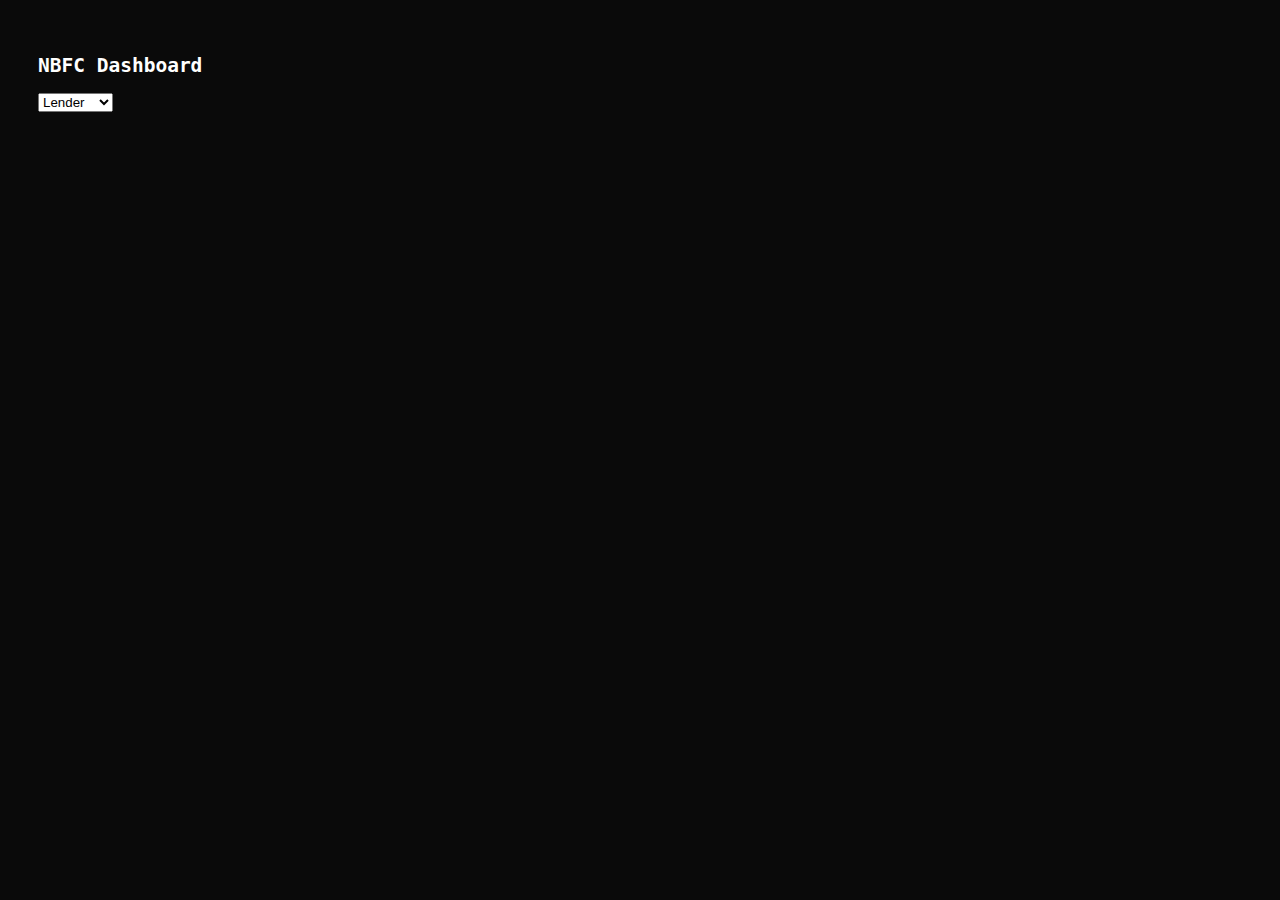
<file: frontend/index.html>
<!DOCTYPE html>
<html>
<head>

<title>NBFC Dashboard</title>

<style>

body{

background:#0a0a0a;
color:white;
font-family:monospace;
padding:30px;

}

button{

padding:8px;
margin:10px 0;
cursor:pointer;

}

table{

width:100%;
border-collapse:collapse;

}

td,th{

border:1px solid #333;
padding:8px;

}

.card{

border:1px solid #333;
padding:15px;
margin-bottom:20px;

}

</style>

</head>

<body>

<h2>NBFC Dashboard</h2>

<select onchange="switchView(this.value)">

<option value="lender">Lender</option>

<option value="agent">Agent</option>

<option value="manager">Manager</option>

<option value="hr">HR</option>

</select>


<div id="content"></div>



<script>

const API="http://localhost:8000/dashboard"

function switchView(v){

if(v==="lender") fetchLender()

if(v==="agent") fetchAgent()

if(v==="manager") fetchManager()

if(v==="hr") fetchHR()

}



async function api(url){

const r=await fetch(url)

if(!r.ok) throw new Error("API Error")

return r.json()

}



function kpi(label,value){

return `<div class=card>

<b>${label}</b><br>

${value}

</div>`

}



async function fetchLender(){

const d=await api(

`${API}/lender/portfolio-summary?lender_id=unknown`

)


let buckets=""

for(let k in d.bucket_breakdown){

buckets+=`<tr>

<td>${k}</td>

<td>${d.bucket_breakdown[k]}</td>

</tr>`

}



document.getElementById("content").innerHTML=`

<h3>Lender</h3>


${kpi("Total Disbursed",d.total_disbursed)}

${kpi("NPA Ratio",d.npa_ratio)}

${kpi("Collection Efficiency",d.collection_efficiency)}



<table>

<tr>

<th>Bucket</th>

<th>Amount</th>

</tr>

${buckets}

</table>

`

}





async function fetchAgent(){

const d=await api(

`${API}/agent/assigned-loans?agent_id=AGT_501`

)



let rows=""



for(let l of d.loans){

rows+=`

<tr>

<td>${l.loan_id}</td>

<td>${l.borrower_name}</td>

<td>${l.dpd_days}</td>

<td>${l.overdue_amount}</td>

<td>${l.loan_aging_bucket}</td>

<td>${l.last_call_status}</td>

</tr>

`

}



document.getElementById("content").innerHTML=`

<h3>Agent Assigned Loans</h3>


${kpi("Total Loans",d.total)}

${kpi("Followups Due",d.followups_due)}



<table>

<tr>

<th>Loan</th>

<th>Borrower</th>

<th>DPD</th>

<th>Overdue</th>

<th>Bucket</th>

<th>Status</th>

</tr>

${rows}

</table>

`

}




async function fetchManager(){

const d=await api(

`${API}/manager/branch-summary?branch_id=unknown`

)



let agents=""


for(let a of d.top_agents){

agents+=`

<tr>

<td>${a.agent_id}</td>

<td>${a.calls_made}</td>

<td>${a.calls_successful}</td>

<td>${a.avg_duration_sec}</td>

</tr>

`

}



document.getElementById("content").innerHTML=`

<h3>Manager Summary</h3>



${kpi("Agents Active",d.agents_active_today)}

${kpi("Calls Made",d.calls_made)}

${kpi("Successful",d.calls_successful)}

${kpi("Collection Today",d.collection_today)}

${kpi("Followups",d.followups_pending)}



<table>

<tr>

<th>Agent</th>

<th>Calls</th>

<th>Successful</th>

<th>Avg Duration</th>

</tr>

${agents}

</table>

`

}




async function fetchHR(){

const d=await api(

`${API}/hr/performance`

)



let agents=""



for(let a of d.agents){

agents+=`

<tr>

<td>${a.agent_id}</td>

<td>${a.report_date}</td>

<td>${a.total_calls}</td>

<td>${a.success_rate}</td>

<td>${a.amount_collected}</td>

</tr>

`

}



document.getElementById("content").innerHTML=`

<h3>HR Performance</h3>



${kpi("Total Agents",d.total_agents)}

${kpi("Total Calls",d.total_calls)}

${kpi("Avg Success",d.avg_success_rate)}

${kpi("Collections",d.total_collections)}



<table>

<tr>

<th>Agent</th>

<th>Date</th>

<th>Calls</th>

<th>Success %</th>

<th>Collection</th>

</tr>

${agents}

</table>

`

}



fetchLender()

</script>

</body>

</html>
</file>
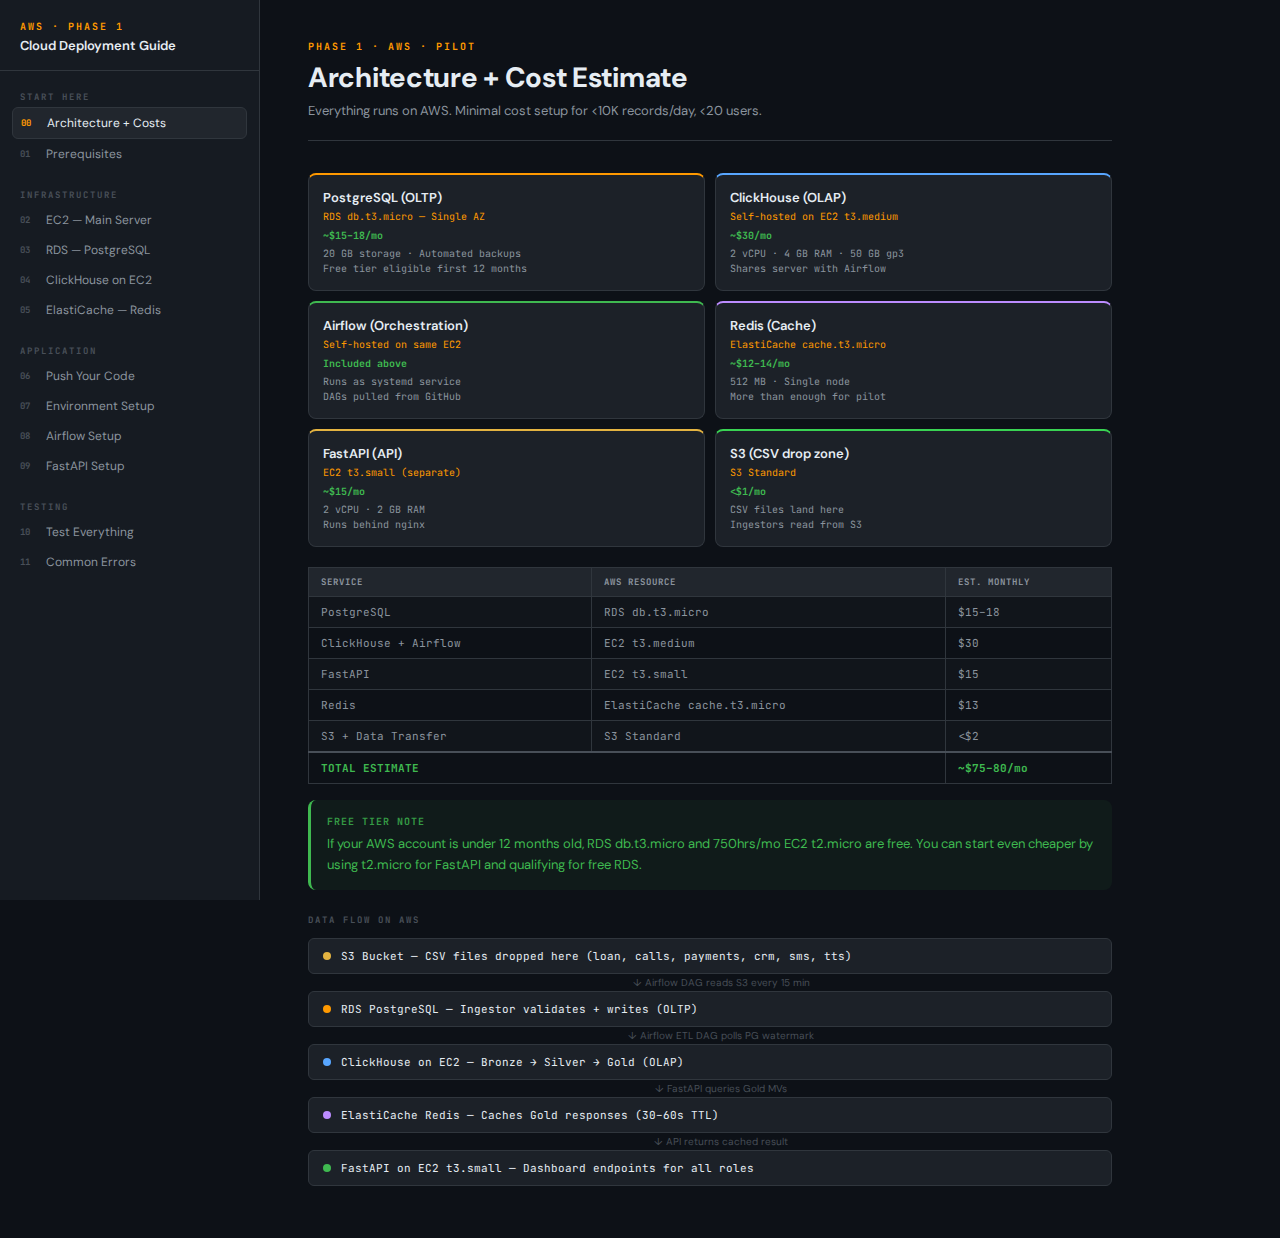
<file: aws_deployment_guide.html>
<!DOCTYPE html>
<html lang="en">
<head>
<meta charset="UTF-8">
<meta name="viewport" content="width=device-width, initial-scale=1.0">
<title>Phase 1 — AWS Cloud Deployment Guide</title>
<style>
@import url('https://fonts.googleapis.com/css2?family=JetBrains+Mono:wght@300;400;500;700&family=DM+Sans:wght@300;400;500;600;700&display=swap');

:root {
  --bg: #0d1117;
  --surface: #161b22;
  --surface2: #1c2128;
  --surface3: #21262d;
  --border: #30363d;
  --border2: #484f58;
  --text: #e6edf3;
  --text2: #8b949e;
  --text3: #484f58;
  --aws: #ff9900;
  --green: #3fb950;
  --blue: #58a6ff;
  --red: #f85149;
  --purple: #bc8cff;
  --yellow: #e3b341;
  --cyan: #39d353;
}

* { margin:0; padding:0; box-sizing:border-box; }

body {
  background: var(--bg);
  color: var(--text);
  font-family: 'DM Sans', sans-serif;
  display: flex;
  min-height: 100vh;
}

/* ── Sidebar ── */
.sidebar {
  width: 260px;
  background: var(--surface);
  border-right: 1px solid var(--border);
  position: fixed;
  top: 0; left: 0; bottom: 0;
  overflow-y: auto;
  z-index: 100;
  padding-bottom: 40px;
}

.sb-header {
  padding: 20px 20px 16px;
  border-bottom: 1px solid var(--border);
  position: sticky;
  top: 0;
  background: var(--surface);
  z-index: 1;
}

.sb-header h2 {
  font-family: 'JetBrains Mono', monospace;
  font-size: 10px;
  font-weight: 700;
  letter-spacing: 2px;
  text-transform: uppercase;
  color: var(--aws);
  margin-bottom: 4px;
}

.sb-header p {
  font-size: 13px;
  font-weight: 600;
  color: var(--text);
}

.sb-section { padding: 12px 12px 0; }

.sb-label {
  font-family: 'JetBrains Mono', monospace;
  font-size: 9px;
  font-weight: 700;
  letter-spacing: 2px;
  text-transform: uppercase;
  color: var(--text3);
  padding: 8px 8px 4px;
}

.sb-item {
  display: flex;
  align-items: center;
  gap: 8px;
  padding: 7px 8px;
  border-radius: 6px;
  cursor: pointer;
  font-size: 12px;
  color: var(--text2);
  border: none;
  background: transparent;
  width: 100%;
  text-align: left;
  transition: all 0.15s;
  font-family: 'DM Sans', sans-serif;
}

.sb-item:hover { background: var(--surface2); color: var(--text); }
.sb-item.active { background: var(--surface3); color: var(--text); border: 1px solid var(--border); }

.sb-num {
  font-family: 'JetBrains Mono', monospace;
  font-size: 9px;
  font-weight: 700;
  color: var(--text3);
  min-width: 18px;
}

.sb-item.active .sb-num { color: var(--aws); }

/* ── Main ── */
.main {
  margin-left: 260px;
  flex: 1;
  padding: 40px 48px;
  max-width: 900px;
}

.page { display: none; }
.page.active { display: block; }

/* ── Page header ── */
.page-header {
  margin-bottom: 32px;
  padding-bottom: 20px;
  border-bottom: 1px solid var(--border);
}

.page-eyebrow {
  font-family: 'JetBrains Mono', monospace;
  font-size: 10px;
  font-weight: 700;
  letter-spacing: 2px;
  text-transform: uppercase;
  color: var(--aws);
  margin-bottom: 8px;
}

.page-title {
  font-size: 28px;
  font-weight: 700;
  color: var(--text);
  line-height: 1.2;
  letter-spacing: -0.3px;
}

.page-sub {
  font-size: 13px;
  color: var(--text2);
  margin-top: 6px;
  line-height: 1.5;
}

/* ── Step blocks ── */
.step {
  background: var(--surface);
  border: 1px solid var(--border);
  border-radius: 10px;
  margin-bottom: 16px;
  overflow: hidden;
}

.step-header {
  display: flex;
  align-items: center;
  gap: 12px;
  padding: 14px 18px;
  cursor: pointer;
  transition: background 0.15s;
}

.step-header:hover { background: var(--surface2); }
.step.open .step-header { border-bottom: 1px solid var(--border); background: var(--surface2); }

.step-num {
  font-family: 'JetBrains Mono', monospace;
  font-size: 10px;
  font-weight: 700;
  color: var(--text3);
  min-width: 28px;
}

.step.open .step-num { color: var(--aws); }

.step-info { flex: 1; }

.step-title {
  font-size: 14px;
  font-weight: 600;
  color: var(--text);
}

.step-sub {
  font-family: 'JetBrains Mono', monospace;
  font-size: 10px;
  color: var(--text2);
  margin-top: 2px;
}

.step-badge {
  font-family: 'JetBrains Mono', monospace;
  font-size: 9px;
  font-weight: 700;
  padding: 3px 8px;
  border-radius: 4px;
  letter-spacing: 0.5px;
}

.step-chevron { color: var(--text3); font-size: 10px; transition: transform 0.2s; }
.step.open .step-chevron { transform: rotate(180deg); }

.step-body { display: none; padding: 20px; }
.step.open .step-body { display: block; }

/* ── Code blocks ── */
.code-block {
  background: #010409;
  border: 1px solid var(--border);
  border-radius: 8px;
  margin: 10px 0;
  overflow: hidden;
}

.code-header {
  display: flex;
  align-items: center;
  justify-content: space-between;
  padding: 8px 14px;
  background: var(--surface3);
  border-bottom: 1px solid var(--border);
}

.code-lang {
  font-family: 'JetBrains Mono', monospace;
  font-size: 9px;
  font-weight: 700;
  letter-spacing: 1px;
  text-transform: uppercase;
  color: var(--text3);
}

.code-label {
  font-family: 'JetBrains Mono', monospace;
  font-size: 10px;
  color: var(--text2);
}

.copy-btn {
  font-family: 'JetBrains Mono', monospace;
  font-size: 9px;
  padding: 3px 8px;
  background: var(--surface);
  border: 1px solid var(--border);
  border-radius: 4px;
  color: var(--text2);
  cursor: pointer;
  transition: all 0.15s;
}

.copy-btn:hover { border-color: var(--aws); color: var(--aws); }

.code-body {
  padding: 16px;
  font-family: 'JetBrains Mono', monospace;
  font-size: 12px;
  line-height: 1.7;
  overflow-x: auto;
  white-space: pre;
  color: #e6edf3;
}

/* Syntax highlighting */
.cmd { color: #79c0ff; }
.flag { color: #d2a8ff; }
.str { color: #a5d6ff; }
.cmt { color: #8b949e; font-style: italic; }
.val { color: #ffa657; }
.key { color: #7ee787; }
.env { color: #e3b341; }
.path { color: #ff9900; }

/* ── Info boxes ── */
.info-box {
  border-radius: 8px;
  padding: 14px 16px;
  margin: 12px 0;
  border-left: 3px solid;
  font-size: 13px;
  line-height: 1.6;
}

.info-box.warn {
  background: rgba(227,179,65,0.08);
  border-color: var(--yellow);
  color: #c9a227;
}

.info-box.tip {
  background: rgba(63,185,80,0.06);
  border-color: var(--green);
  color: #3fb950;
}

.info-box.error {
  background: rgba(248,81,73,0.07);
  border-color: var(--red);
  color: #f85149;
}

.info-box.info {
  background: rgba(88,166,255,0.07);
  border-color: var(--blue);
  color: #79c0ff;
}

.info-box strong {
  font-family: 'JetBrains Mono', monospace;
  font-size: 10px;
  font-weight: 700;
  letter-spacing: 1px;
  text-transform: uppercase;
  display: block;
  margin-bottom: 4px;
  opacity: 0.8;
}

/* ── IO rows ── */
.io-row {
  display: grid;
  grid-template-columns: 110px 1fr;
  gap: 12px;
  padding: 8px 0;
  border-bottom: 1px solid var(--border);
  font-size: 12px;
  align-items: flex-start;
}

.io-row:last-child { border-bottom: none; }

.io-label {
  font-family: 'JetBrains Mono', monospace;
  font-size: 9px;
  font-weight: 700;
  letter-spacing: 1px;
  text-transform: uppercase;
  color: var(--text3);
  padding-top: 1px;
}

.io-val { color: var(--text2); line-height: 1.5; }
.io-val code {
  background: var(--surface3);
  border: 1px solid var(--border);
  border-radius: 3px;
  padding: 1px 5px;
  font-family: 'JetBrains Mono', monospace;
  font-size: 10px;
  color: var(--text);
}

/* ── Service cards ── */
.service-grid {
  display: grid;
  grid-template-columns: 1fr 1fr;
  gap: 10px;
  margin: 12px 0;
}

.service-card {
  background: var(--surface2);
  border: 1px solid var(--border);
  border-radius: 8px;
  padding: 14px;
  border-top: 2px solid;
}

.svc-name { font-size: 13px; font-weight: 600; margin-bottom: 4px; }
.svc-aws { font-family: 'JetBrains Mono', monospace; font-size: 10px; color: var(--aws); margin-bottom: 6px; }
.svc-cost { font-family: 'JetBrains Mono', monospace; font-size: 10px; color: var(--green); font-weight: 700; }
.svc-spec { font-family: 'JetBrains Mono', monospace; font-size: 10px; color: var(--text2); margin-top: 4px; line-height: 1.5; }

/* ── File tree ── */
.file-tree {
  background: #010409;
  border: 1px solid var(--border);
  border-radius: 8px;
  padding: 16px 20px;
  font-family: 'JetBrains Mono', monospace;
  font-size: 11px;
  color: var(--text2);
  line-height: 2;
  margin: 10px 0;
}

.ft-dir { color: var(--blue); }
.ft-file { color: var(--text2); }
.ft-new { color: var(--green); }
.ft-cmt { color: var(--text3); }

/* ── Flow diagram ── */
.flow {
  display: flex;
  flex-direction: column;
  gap: 0;
  margin: 12px 0;
}

.flow-node {
  display: flex;
  align-items: center;
  gap: 10px;
  padding: 10px 14px;
  background: var(--surface2);
  border: 1px solid var(--border);
  border-radius: 6px;
  font-family: 'JetBrains Mono', monospace;
  font-size: 11px;
}

.flow-arrow {
  text-align: center;
  color: var(--text3);
  font-size: 10px;
  padding: 2px 0;
  margin-left: 22px;
}

.flow-dot {
  width: 8px; height: 8px;
  border-radius: 50%;
  flex-shrink: 0;
}

/* Cost table */
.cost-table {
  width: 100%;
  border-collapse: collapse;
  font-family: 'JetBrains Mono', monospace;
  font-size: 11px;
  margin: 12px 0;
}

.cost-table th {
  padding: 8px 12px;
  background: var(--surface3);
  border: 1px solid var(--border);
  text-align: left;
  color: var(--text2);
  font-size: 9px;
  letter-spacing: 1px;
  text-transform: uppercase;
}

.cost-table td {
  padding: 8px 12px;
  border: 1px solid var(--border);
  color: var(--text2);
}

.cost-table tr:nth-child(even) td { background: rgba(255,255,255,0.02); }

.cost-total td { color: var(--green); font-weight: 700; border-top: 2px solid var(--border2); }

/* Checklist */
.checklist { margin: 10px 0; }

.check-item {
  display: flex;
  align-items: flex-start;
  gap: 10px;
  padding: 8px 0;
  border-bottom: 1px solid var(--border);
  font-size: 12px;
}

.check-item:last-child { border-bottom: none; }

.check-box {
  width: 16px; height: 16px;
  border: 1px solid var(--border2);
  border-radius: 3px;
  cursor: pointer;
  flex-shrink: 0;
  margin-top: 1px;
  display: flex;
  align-items: center;
  justify-content: center;
  transition: all 0.15s;
  font-size: 10px;
}

.check-box.checked {
  background: var(--green);
  border-color: var(--green);
  color: #000;
}

.check-text { color: var(--text2); line-height: 1.5; }
.check-text code {
  background: var(--surface3);
  border: 1px solid var(--border);
  padding: 0 4px;
  border-radius: 3px;
  font-family: 'JetBrains Mono', monospace;
  font-size: 10px;
  color: var(--text);
}

.section-divider {
  border: none;
  border-top: 1px solid var(--border);
  margin: 20px 0;
}

@media (max-width: 800px) {
  .sidebar { display: none; }
  .main { margin-left: 0; padding: 20px 16px; }
  .service-grid { grid-template-columns: 1fr; }
}
</style>
</head>
<body>

<!-- ══ SIDEBAR ══ -->
<nav class="sidebar">
  <div class="sb-header">
    <h2>AWS · Phase 1</h2>
    <p>Cloud Deployment Guide</p>
  </div>

  <div class="sb-section">
    <div class="sb-label">Start Here</div>
    <button class="sb-item active" onclick="go('overview',this)"><span class="sb-num">00</span> Architecture + Costs</button>
    <button class="sb-item" onclick="go('prereq',this)"><span class="sb-num">01</span> Prerequisites</button>
  </div>

  <div class="sb-section">
    <div class="sb-label">Infrastructure</div>
    <button class="sb-item" onclick="go('ec2',this)"><span class="sb-num">02</span> EC2 — Main Server</button>
    <button class="sb-item" onclick="go('rds',this)"><span class="sb-num">03</span> RDS — PostgreSQL</button>
    <button class="sb-item" onclick="go('clickhouse',this)"><span class="sb-num">04</span> ClickHouse on EC2</button>
    <button class="sb-item" onclick="go('redis',this)"><span class="sb-num">05</span> ElastiCache — Redis</button>
  </div>

  <div class="sb-section">
    <div class="sb-label">Application</div>
    <button class="sb-item" onclick="go('code',this)"><span class="sb-num">06</span> Push Your Code</button>
    <button class="sb-item" onclick="go('env',this)"><span class="sb-num">07</span> Environment Setup</button>
    <button class="sb-item" onclick="go('airflow',this)"><span class="sb-num">08</span> Airflow Setup</button>
    <button class="sb-item" onclick="go('api',this)"><span class="sb-num">09</span> FastAPI Setup</button>
  </div>

  <div class="sb-section">
    <div class="sb-label">Testing</div>
    <button class="sb-item" onclick="go('test',this)"><span class="sb-num">10</span> Test Everything</button>
    <button class="sb-item" onclick="go('debug',this)"><span class="sb-num">11</span> Common Errors</button>
  </div>
</nav>

<!-- ══ MAIN ══ -->
<main class="main">

<!-- ═══════════════════════════════ 00 OVERVIEW ═══════════════════════════════ -->
<div class="page active" id="pg-overview">
  <div class="page-header">
    <div class="page-eyebrow">Phase 1 · AWS · Pilot</div>
    <div class="page-title">Architecture + Cost Estimate</div>
    <div class="page-sub">Everything runs on AWS. Minimal cost setup for &lt;10K records/day, &lt;20 users.</div>
  </div>

  <div class="service-grid">
    <div class="service-card" style="border-top-color:#ff9900">
      <div class="svc-name">PostgreSQL (OLTP)</div>
      <div class="svc-aws">RDS db.t3.micro — Single AZ</div>
      <div class="svc-cost">~$15–18/mo</div>
      <div class="svc-spec">20 GB storage · Automated backups<br>Free tier eligible first 12 months</div>
    </div>
    <div class="service-card" style="border-top-color:#58a6ff">
      <div class="svc-name">ClickHouse (OLAP)</div>
      <div class="svc-aws">Self-hosted on EC2 t3.medium</div>
      <div class="svc-cost">~$30/mo</div>
      <div class="svc-spec">2 vCPU · 4 GB RAM · 50 GB gp3<br>Shares server with Airflow</div>
    </div>
    <div class="service-card" style="border-top-color:#3fb950">
      <div class="svc-name">Airflow (Orchestration)</div>
      <div class="svc-aws">Self-hosted on same EC2</div>
      <div class="svc-cost">Included above</div>
      <div class="svc-spec">Runs as systemd service<br>DAGs pulled from GitHub</div>
    </div>
    <div class="service-card" style="border-top-color:#bc8cff">
      <div class="svc-name">Redis (Cache)</div>
      <div class="svc-aws">ElastiCache cache.t3.micro</div>
      <div class="svc-cost">~$12–14/mo</div>
      <div class="svc-spec">512 MB · Single node<br>More than enough for pilot</div>
    </div>
    <div class="service-card" style="border-top-color:#e3b341">
      <div class="svc-name">FastAPI (API)</div>
      <div class="svc-aws">EC2 t3.small (separate)</div>
      <div class="svc-cost">~$15/mo</div>
      <div class="svc-spec">2 vCPU · 2 GB RAM<br>Runs behind nginx</div>
    </div>
    <div class="service-card" style="border-top-color:#39d353">
      <div class="svc-name">S3 (CSV drop zone)</div>
      <div class="svc-aws">S3 Standard</div>
      <div class="svc-cost">&lt;$1/mo</div>
      <div class="svc-spec">CSV files land here<br>Ingestors read from S3</div>
    </div>
  </div>

  <table class="cost-table" style="margin-top:20px">
    <tr><th>Service</th><th>AWS Resource</th><th>Est. Monthly</th></tr>
    <tr><td>PostgreSQL</td><td>RDS db.t3.micro</td><td>$15–18</td></tr>
    <tr><td>ClickHouse + Airflow</td><td>EC2 t3.medium</td><td>$30</td></tr>
    <tr><td>FastAPI</td><td>EC2 t3.small</td><td>$15</td></tr>
    <tr><td>Redis</td><td>ElastiCache cache.t3.micro</td><td>$13</td></tr>
    <tr><td>S3 + Data Transfer</td><td>S3 Standard</td><td>&lt;$2</td></tr>
    <tr class="cost-total"><td colspan="2">TOTAL ESTIMATE</td><td>~$75–80/mo</td></tr>
  </table>

  <div class="info-box tip" style="margin-top:16px">
    <strong>Free Tier Note</strong>
    If your AWS account is under 12 months old, RDS db.t3.micro and 750hrs/mo EC2 t2.micro are free. You can start even cheaper by using t2.micro for FastAPI and qualifying for free RDS.
  </div>

  <div style="margin-top:24px">
    <div style="font-family:'JetBrains Mono',monospace;font-size:9px;font-weight:700;letter-spacing:2px;text-transform:uppercase;color:var(--text3);margin-bottom:12px">Data Flow on AWS</div>
    <div class="flow">
      <div class="flow-node"><div class="flow-dot" style="background:#e3b341"></div> S3 Bucket — CSV files dropped here (loan, calls, payments, crm, sms, tts)</div>
      <div class="flow-arrow">↓ Airflow DAG reads S3 every 15 min</div>
      <div class="flow-node"><div class="flow-dot" style="background:#ff9900"></div> RDS PostgreSQL — Ingestor validates + writes (OLTP)</div>
      <div class="flow-arrow">↓ Airflow ETL DAG polls PG watermark</div>
      <div class="flow-node"><div class="flow-dot" style="background:#58a6ff"></div> ClickHouse on EC2 — Bronze → Silver → Gold (OLAP)</div>
      <div class="flow-arrow">↓ FastAPI queries Gold MVs</div>
      <div class="flow-node"><div class="flow-dot" style="background:#bc8cff"></div> ElastiCache Redis — Caches Gold responses (30–60s TTL)</div>
      <div class="flow-arrow">↓ API returns cached result</div>
      <div class="flow-node"><div class="flow-dot" style="background:#3fb950"></div> FastAPI on EC2 t3.small — Dashboard endpoints for all roles</div>
    </div>
  </div>
</div>

<!-- ═══════════════════════════════ 01 PREREQ ═══════════════════════════════ -->
<div class="page" id="pg-prereq">
  <div class="page-header">
    <div class="page-eyebrow">Step 01</div>
    <div class="page-title">Prerequisites</div>
    <div class="page-sub">Install these on your local machine before anything else. These are just CLI tools — nothing runs locally.</div>
  </div>

  <div class="step open">
    <div class="step-header" onclick="tog(this)">
      <div class="step-num">1.1</div>
      <div class="step-info"><div class="step-title">Install AWS CLI</div><div class="step-sub">Lets you control AWS from your terminal</div></div>
      <span class="step-chevron">▼</span>
    </div>
    <div class="step-body">
      <div class="code-block">
        <div class="code-header"><span class="code-lang">bash</span><span class="code-label">Mac</span><button class="copy-btn" onclick="cp(this)">copy</button></div>
        <div class="code-body"><span class="cmd">curl</span> <span class="str">"https://awscli.amazonaws.com/AWSCLIV2.pkg"</span> <span class="flag">-o</span> <span class="str">"AWSCLIV2.pkg"</span>
<span class="cmd">sudo installer</span> <span class="flag">-pkg</span> AWSCLIV2.pkg <span class="flag">-target</span> /
<span class="cmd">aws</span> <span class="flag">--version</span>  <span class="cmt"># should print: aws-cli/2.x.x</span></div>
      </div>
      <div class="code-block">
        <div class="code-header"><span class="code-lang">bash</span><span class="code-label">Windows (PowerShell)</span><button class="copy-btn" onclick="cp(this)">copy</button></div>
        <div class="code-body"><span class="cmt"># Download from: https://awscli.amazonaws.com/AWSCLIV2.msi and run installer</span>
<span class="cmd">aws</span> <span class="flag">--version</span></div>
      </div>
    </div>
  </div>

  <div class="step">
    <div class="step-header" onclick="tog(this)">
      <div class="step-num">1.2</div>
      <div class="step-info"><div class="step-title">Configure AWS credentials</div><div class="step-sub">Get Access Key from AWS Console → IAM → Your user → Security credentials</div></div>
      <span class="step-chevron">▼</span>
    </div>
    <div class="step-body">
      <div class="code-block">
        <div class="code-header"><span class="code-lang">bash</span><span class="code-label">Run once</span><button class="copy-btn" onclick="cp(this)">copy</button></div>
        <div class="code-body"><span class="cmd">aws configure</span>
<span class="cmt"># It will ask 4 questions — answer like this:</span>
AWS Access Key ID: <span class="str">AKIA...YOUR_KEY</span>
AWS Secret Access Key: <span class="str">your_secret_here</span>
Default region name: <span class="val">ap-south-1</span>       <span class="cmt"># Mumbai — closest to India</span>
Default output format: <span class="val">json</span></div>
      </div>
      <div class="info-box tip">
        <strong>Verify it works</strong>
        Run <code>aws sts get-caller-identity</code> — if you see your account ID printed, credentials are working.
      </div>
    </div>
  </div>

  <div class="step">
    <div class="step-header" onclick="tog(this)">
      <div class="step-num">1.3</div>
      <div class="step-info"><div class="step-title">Install SSH client + create key pair</div><div class="step-sub">Need this to connect to EC2 servers</div></div>
      <span class="step-chevron">▼</span>
    </div>
    <div class="step-body">
      <div class="code-block">
        <div class="code-header"><span class="code-lang">bash</span><span class="code-label">Create EC2 key pair via AWS CLI</span><button class="copy-btn" onclick="cp(this)">copy</button></div>
        <div class="code-body"><span class="cmd">aws ec2 create-key-pair</span> \
  <span class="flag">--key-name</span> <span class="str">compliance-pilot-key</span> \
  <span class="flag">--query</span> <span class="str">'KeyMaterial'</span> \
  <span class="flag">--output</span> text > ~/.ssh/compliance-pilot-key.pem

<span class="cmd">chmod</span> 400 ~/.ssh/compliance-pilot-key.pem
<span class="cmt"># This .pem file is your password to SSH into EC2. Keep it safe.</span></div>
      </div>
    </div>
  </div>

  <div class="step">
    <div class="step-header" onclick="tog(this)">
      <div class="step-num">1.4</div>
      <div class="step-info"><div class="step-title">Create S3 bucket for CSV files</div><div class="step-sub">This is where source CSV files will be dropped</div></div>
      <span class="step-chevron">▼</span>
    </div>
    <div class="step-body">
      <div class="code-block">
        <div class="code-header"><span class="code-lang">bash</span><button class="copy-btn" onclick="cp(this)">copy</button></div>
        <div class="code-body"><span class="cmd">aws s3 mb</span> s3://compliance-pilot-data <span class="flag">--region</span> ap-south-1

<span class="cmt"># Create folders for each source</span>
<span class="cmd">aws s3api put-object</span> <span class="flag">--bucket</span> compliance-pilot-data <span class="flag">--key</span> loans/
<span class="cmd">aws s3api put-object</span> <span class="flag">--bucket</span> compliance-pilot-data <span class="flag">--key</span> calls/
<span class="cmd">aws s3api put-object</span> <span class="flag">--bucket</span> compliance-pilot-data <span class="flag">--key</span> payments/
<span class="cmd">aws s3api put-object</span> <span class="flag">--bucket</span> compliance-pilot-data <span class="flag">--key</span> crm/
<span class="cmd">aws s3api put-object</span> <span class="flag">--bucket</span> compliance-pilot-data <span class="flag">--key</span> sms/
<span class="cmd">aws s3api put-object</span> <span class="flag">--bucket</span> compliance-pilot-data <span class="flag">--key</span> tts/

<span class="cmt"># Upload your test CSVs now</span>
<span class="cmd">aws s3 cp</span> ./data/loans_test.csv s3://compliance-pilot-data/loans/
<span class="cmd">aws s3 cp</span> ./data/calls_test.csv s3://compliance-pilot-data/calls/</div>
      </div>
    </div>
  </div>
</div>

<!-- ═══════════════════════════════ 02 EC2 ═══════════════════════════════ -->
<div class="page" id="pg-ec2">
  <div class="page-header">
    <div class="page-eyebrow">Step 02</div>
    <div class="page-title">EC2 — Main Server</div>
    <div class="page-sub">One EC2 t3.medium hosts both ClickHouse and Airflow. Ubuntu 22.04.</div>
  </div>

  <div class="step open">
    <div class="step-header" onclick="tog(this)">
      <div class="step-num">2.1</div>
      <div class="step-info"><div class="step-title">Create Security Group</div><div class="step-sub">Controls what ports are open — do this before launching EC2</div></div>
      <span class="step-chevron">▼</span>
    </div>
    <div class="step-body">
      <div class="code-block">
        <div class="code-header"><span class="code-lang">bash</span><button class="copy-btn" onclick="cp(this)">copy</button></div>
        <div class="code-body"><span class="cmt"># Create security group</span>
<span class="cmd">aws ec2 create-security-group</span> \
  <span class="flag">--group-name</span> compliance-main-sg \
  <span class="flag">--description</span> <span class="str">"Compliance pipeline main server"</span>

<span class="cmt"># Save the GroupId printed — looks like sg-0abc123...</span>
<span class="cmt"># Replace sg-XXXXXXXX below with your actual ID</span>

<span class="cmt"># Allow SSH from your IP only (safer)</span>
<span class="cmd">aws ec2 authorize-security-group-ingress</span> \
  <span class="flag">--group-id</span> sg-XXXXXXXX \
  <span class="flag">--protocol</span> tcp <span class="flag">--port</span> 22 \
  <span class="flag">--cidr</span> <span class="str">0.0.0.0/0</span>   <span class="cmt"># replace with your IP/32 for security</span>

<span class="cmt"># Allow Airflow web UI port</span>
<span class="cmd">aws ec2 authorize-security-group-ingress</span> \
  <span class="flag">--group-id</span> sg-XXXXXXXX \
  <span class="flag">--protocol</span> tcp <span class="flag">--port</span> 8080 \
  <span class="flag">--cidr</span> <span class="str">0.0.0.0/0</span>

<span class="cmt"># Allow ClickHouse HTTP port (for testing)</span>
<span class="cmd">aws ec2 authorize-security-group-ingress</span> \
  <span class="flag">--group-id</span> sg-XXXXXXXX \
  <span class="flag">--protocol</span> tcp <span class="flag">--port</span> 8123 \
  <span class="flag">--cidr</span> <span class="str">0.0.0.0/0</span></div>
      </div>
    </div>
  </div>

  <div class="step">
    <div class="step-header" onclick="tog(this)">
      <div class="step-num">2.2</div>
      <div class="step-info"><div class="step-title">Launch EC2 t3.medium</div><div class="step-sub">Ubuntu 22.04 — this is the main data server</div></div>
      <span class="step-chevron">▼</span>
    </div>
    <div class="step-body">
      <div class="code-block">
        <div class="code-header"><span class="code-lang">bash</span><button class="copy-btn" onclick="cp(this)">copy</button></div>
        <div class="code-body"><span class="cmd">aws ec2 run-instances</span> \
  <span class="flag">--image-id</span> ami-0f58b397bc5c1f2e8 \  <span class="cmt"># Ubuntu 22.04 ap-south-1</span>
  <span class="flag">--instance-type</span> t3.medium \
  <span class="flag">--key-name</span> compliance-pilot-key \
  <span class="flag">--security-group-ids</span> sg-XXXXXXXX \
  <span class="flag">--block-device-mappings</span> <span class="str">'[{"DeviceName":"/dev/sda1","Ebs":{"VolumeSize":50,"VolumeType":"gp3"}}]'</span> \
  <span class="flag">--tag-specifications</span> <span class="str">'ResourceType=instance,Tags=[{Key=Name,Value=compliance-main}]'</span> \
  <span class="flag">--count</span> 1

<span class="cmt"># Note the InstanceId printed — use it to get the public IP</span>
<span class="cmd">aws ec2 describe-instances</span> \
  <span class="flag">--filters</span> <span class="str">"Name=tag:Name,Values=compliance-main"</span> \
  <span class="flag">--query</span> <span class="str">"Reservations[0].Instances[0].PublicIpAddress"</span> \
  <span class="flag">--output</span> text</div>
      </div>
      <div class="info-box warn">
        <strong>Wait 2 minutes after launching</strong>
        EC2 takes about 2 minutes to boot. If SSH fails immediately, just wait and try again.
      </div>
    </div>
  </div>

  <div class="step">
    <div class="step-header" onclick="tog(this)">
      <div class="step-num">2.3</div>
      <div class="step-info"><div class="step-title">SSH into EC2 + Install base packages</div><div class="step-sub">Run this once after first login</div></div>
      <span class="step-chevron">▼</span>
    </div>
    <div class="step-body">
      <div class="code-block">
        <div class="code-header"><span class="code-lang">bash</span><span class="code-label">From your local machine</span><button class="copy-btn" onclick="cp(this)">copy</button></div>
        <div class="code-body"><span class="cmd">ssh</span> <span class="flag">-i</span> ~/.ssh/compliance-pilot-key.pem ubuntu@<span class="val">YOUR_EC2_IP</span></div>
      </div>
      <div class="code-block">
        <div class="code-header"><span class="code-lang">bash</span><span class="code-label">Run inside EC2 after login</span><button class="copy-btn" onclick="cp(this)">copy</button></div>
        <div class="code-body"><span class="cmd">sudo apt update</span> && <span class="cmd">sudo apt upgrade</span> <span class="flag">-y</span>

<span class="cmt"># Python + pip</span>
<span class="cmd">sudo apt install</span> <span class="flag">-y</span> python3 python3-pip python3-venv git curl unzip

<span class="cmt"># AWS CLI (to read from S3)</span>
<span class="cmd">curl</span> <span class="str">"https://awscli.amazonaws.com/awscli-exe-linux-x86_64.zip"</span> <span class="flag">-o</span> awscliv2.zip
<span class="cmd">unzip</span> awscliv2.zip
<span class="cmd">sudo ./aws/install</span>

<span class="cmt"># Verify</span>
<span class="cmd">python3 --version</span>   <span class="cmt"># should be 3.10+</span>
<span class="cmd">aws --version</span></div>
      </div>
    </div>
  </div>

  <div class="step">
    <div class="step-header" onclick="tog(this)">
      <div class="step-num">2.4</div>
      <div class="step-info"><div class="step-title">Attach IAM Role for S3 access</div><div class="step-sub">EC2 needs permission to read S3 — do this instead of hardcoding keys</div></div>
      <span class="step-chevron">▼</span>
    </div>
    <div class="step-body">
      <div class="code-block">
        <div class="code-header"><span class="code-lang">bash</span><span class="code-label">From your local machine</span><button class="copy-btn" onclick="cp(this)">copy</button></div>
        <div class="code-body"><span class="cmt"># Create IAM role</span>
<span class="cmd">aws iam create-role</span> \
  <span class="flag">--role-name</span> compliance-ec2-role \
  <span class="flag">--assume-role-policy-document</span> <span class="str">'{"Version":"2012-10-17","Statement":[{"Effect":"Allow","Principal":{"Service":"ec2.amazonaws.com"},"Action":"sts:AssumeRole"}]}'</span>

<span class="cmt"># Attach S3 read policy</span>
<span class="cmd">aws iam attach-role-policy</span> \
  <span class="flag">--role-name</span> compliance-ec2-role \
  <span class="flag">--policy-arn</span> arn:aws:iam::aws:policy/AmazonS3ReadOnlyAccess

<span class="cmt"># Create instance profile and attach</span>
<span class="cmd">aws iam create-instance-profile</span> <span class="flag">--instance-profile-name</span> compliance-ec2-profile
<span class="cmd">aws iam add-role-to-instance-profile</span> \
  <span class="flag">--instance-profile-name</span> compliance-ec2-profile \
  <span class="flag">--role-name</span> compliance-ec2-role

<span class="cmt"># Attach to your EC2 instance (replace i-XXXXXXXX)</span>
<span class="cmd">aws ec2 associate-iam-instance-profile</span> \
  <span class="flag">--instance-id</span> i-XXXXXXXX \
  <span class="flag">--iam-instance-profile</span> Name=compliance-ec2-profile</div>
      </div>
    </div>
  </div>
</div>

<!-- ═══════════════════════════════ 03 RDS ═══════════════════════════════ -->
<div class="page" id="pg-rds">
  <div class="page-header">
    <div class="page-eyebrow">Step 03</div>
    <div class="page-title">RDS — PostgreSQL</div>
    <div class="page-sub">Managed PostgreSQL. Your ingestors write here. Airflow reads watermark from here.</div>
  </div>

  <div class="step open">
    <div class="step-header" onclick="tog(this)">
      <div class="step-num">3.1</div>
      <div class="step-info"><div class="step-title">Create RDS security group</div><div class="step-sub">Only allow EC2 to connect — not the whole internet</div></div>
      <span class="step-chevron">▼</span>
    </div>
    <div class="step-body">
      <div class="code-block">
        <div class="code-header"><span class="code-lang">bash</span><button class="copy-btn" onclick="cp(this)">copy</button></div>
        <div class="code-body"><span class="cmd">aws ec2 create-security-group</span> \
  <span class="flag">--group-name</span> compliance-rds-sg \
  <span class="flag">--description</span> <span class="str">"RDS PostgreSQL — EC2 access only"</span>

<span class="cmt"># Allow port 5432 ONLY from EC2 security group (not internet)</span>
<span class="cmd">aws ec2 authorize-security-group-ingress</span> \
  <span class="flag">--group-id</span> sg-RDS_ID \
  <span class="flag">--protocol</span> tcp \
  <span class="flag">--port</span> 5432 \
  <span class="flag">--source-group</span> sg-EC2_ID  <span class="cmt"># your compliance-main-sg id</span></div>
      </div>
    </div>
  </div>

  <div class="step">
    <div class="step-header" onclick="tog(this)">
      <div class="step-num">3.2</div>
      <div class="step-info"><div class="step-title">Launch RDS db.t3.micro</div><div class="step-sub">PostgreSQL 15 — cheapest option</div></div>
      <span class="step-chevron">▼</span>
    </div>
    <div class="step-body">
      <div class="code-block">
        <div class="code-header"><span class="code-lang">bash</span><button class="copy-btn" onclick="cp(this)">copy</button></div>
        <div class="code-body"><span class="cmd">aws rds create-db-instance</span> \
  <span class="flag">--db-instance-identifier</span> compliance-postgres \
  <span class="flag">--db-instance-class</span> db.t3.micro \
  <span class="flag">--engine</span> postgres \
  <span class="flag">--engine-version</span> <span class="str">"15.4"</span> \
  <span class="flag">--allocated-storage</span> 20 \
  <span class="flag">--storage-type</span> gp2 \
  <span class="flag">--master-username</span> complianceadmin \
  <span class="flag">--master-user-password</span> <span class="str">"StrongPass123!"</span> \
  <span class="flag">--db-name</span> compliance_db \
  <span class="flag">--vpc-security-group-ids</span> sg-RDS_ID \
  <span class="flag">--no-publicly-accessible \</span>
  <span class="flag">--backup-retention-period</span> 7

<span class="cmt"># Takes 5-10 min to create. Get the endpoint when ready:</span>
<span class="cmd">aws rds describe-db-instances</span> \
  <span class="flag">--db-instance-identifier</span> compliance-postgres \
  <span class="flag">--query</span> <span class="str">"DBInstances[0].Endpoint.Address"</span> \
  <span class="flag">--output</span> text
<span class="cmt"># Save this — looks like: compliance-postgres.xxxx.ap-south-1.rds.amazonaws.com</span></div>
      </div>
    </div>
  </div>

  <div class="step">
    <div class="step-header" onclick="tog(this)">
      <div class="step-num">3.3</div>
      <div class="step-info"><div class="step-title">Create tables via psql from EC2</div><div class="step-sub">SSH into EC2, install psql, run your schema</div></div>
      <span class="step-chevron">▼</span>
    </div>
    <div class="step-body">
      <div class="code-block">
        <div class="code-header"><span class="code-lang">bash</span><span class="code-label">Inside EC2</span><button class="copy-btn" onclick="cp(this)">copy</button></div>
        <div class="code-body"><span class="cmt"># Install psql client</span>
<span class="cmd">sudo apt install</span> <span class="flag">-y</span> postgresql-client

<span class="cmt"># Connect to RDS</span>
<span class="cmd">psql</span> <span class="flag">-h</span> <span class="val">YOUR_RDS_ENDPOINT</span> \
     <span class="flag">-U</span> complianceadmin \
     <span class="flag">-d</span> compliance_db

<span class="cmt"># Once inside psql, run your schema SQL:</span>
<span class="cmt"># \i /home/ubuntu/compliance-pipeline/schema.sql</span>
<span class="cmt"># OR paste your CREATE TABLE statements directly</span></div>
      </div>
      <div class="info-box info">
        <strong>updated_at trigger — critical</strong>
        Every table needs this trigger so Airflow watermark queries work. Add to your schema.sql:<br><br>
        <code>CREATE OR REPLACE FUNCTION update_updated_at() RETURNS TRIGGER AS $$ BEGIN NEW.updated_at = NOW(); RETURN NEW; END; $$ LANGUAGE plpgsql;</code><br><br>
        Then for each table:<br>
        <code>CREATE TRIGGER set_updated_at BEFORE UPDATE ON loans FOR EACH ROW EXECUTE FUNCTION update_updated_at();</code>
      </div>
    </div>
  </div>
</div>

<!-- ═══════════════════════════════ 04 CLICKHOUSE ═══════════════════════════════ -->
<div class="page" id="pg-clickhouse">
  <div class="page-header">
    <div class="page-eyebrow">Step 04</div>
    <div class="page-title">ClickHouse on EC2</div>
    <div class="page-sub">Install ClickHouse on the t3.medium. Create Bronze/Silver/Gold tables. Run on same EC2 as Airflow to save cost.</div>
  </div>

  <div class="step open">
    <div class="step-header" onclick="tog(this)">
      <div class="step-num">4.1</div>
      <div class="step-info"><div class="step-title">Install ClickHouse</div><div class="step-sub">Run inside EC2</div></div>
      <span class="step-chevron">▼</span>
    </div>
    <div class="step-body">
      <div class="code-block">
        <div class="code-header"><span class="code-lang">bash</span><span class="code-label">Inside EC2</span><button class="copy-btn" onclick="cp(this)">copy</button></div>
        <div class="code-body"><span class="cmd">sudo apt-get install</span> <span class="flag">-y</span> apt-transport-https ca-certificates curl gnupg

<span class="cmd">curl</span> <span class="flag">-fsSL</span> https://packages.clickhouse.com/rpm/lts/repodata/repomd.xml.key \
  | <span class="cmd">sudo gpg</span> <span class="flag">--dearmor</span> <span class="flag">-o</span> /usr/share/keyrings/clickhouse-keyring.gpg

<span class="cmd">echo</span> <span class="str">"deb [signed-by=/usr/share/keyrings/clickhouse-keyring.gpg] https://packages.clickhouse.com/deb stable main"</span> \
  | <span class="cmd">sudo tee</span> /etc/apt/sources.list.d/clickhouse.list

<span class="cmd">sudo apt update</span>
<span class="cmd">sudo apt install</span> <span class="flag">-y</span> clickhouse-server clickhouse-client

<span class="cmt"># Start ClickHouse and enable on boot</span>
<span class="cmd">sudo systemctl start</span> clickhouse-server
<span class="cmd">sudo systemctl enable</span> clickhouse-server
<span class="cmd">sudo systemctl status</span> clickhouse-server  <span class="cmt"># should say active (running)</span>

<span class="cmt"># Test connection</span>
<span class="cmd">clickhouse-client</span>  <span class="cmt"># opens interactive shell</span>
<span class="cmt"># Type: SELECT 1;  — should return 1</span>
<span class="cmt"># Type: exit  to quit</span></div>
      </div>
    </div>
  </div>

  <div class="step">
    <div class="step-header" onclick="tog(this)">
      <div class="step-num">4.2</div>
      <div class="step-info"><div class="step-title">Create database + Bronze/Silver/Gold tables</div><div class="step-sub">Run your transform SQLs here</div></div>
      <span class="step-chevron">▼</span>
    </div>
    <div class="step-body">
      <div class="code-block">
        <div class="code-header"><span class="code-lang">bash</span><span class="code-label">Inside EC2</span><button class="copy-btn" onclick="cp(this)">copy</button></div>
        <div class="code-body"><span class="cmt"># Create database</span>
<span class="cmd">clickhouse-client</span> <span class="flag">--query</span> <span class="str">"CREATE DATABASE IF NOT EXISTS compliance"</span>

<span class="cmt"># Run your Bronze table DDLs</span>
<span class="cmd">clickhouse-client</span> <span class="flag">--database</span> compliance \
  <span class="flag">--queries-file</span> /home/ubuntu/compliance-pipeline/transforms/bronze_tables.sql

<span class="cmt"># Run Silver table DDLs</span>
<span class="cmd">clickhouse-client</span> <span class="flag">--database</span> compliance \
  <span class="flag">--queries-file</span> /home/ubuntu/compliance-pipeline/transforms/silver_tables.sql

<span class="cmt"># Run Gold materialized view DDLs</span>
<span class="cmd">clickhouse-client</span> <span class="flag">--database</span> compliance \
  <span class="flag">--queries-file</span> /home/ubuntu/compliance-pipeline/transforms/gold_views.sql

<span class="cmt"># Verify tables were created</span>
<span class="cmd">clickhouse-client</span> <span class="flag">--query</span> <span class="str">"SHOW TABLES FROM compliance"</span></div>
      </div>
      <div class="info-box warn">
        <strong>Partition by (loan_id, toYYYYMM(event_date)) on Bronze tables</strong>
        Add this to your Bronze CREATE TABLE statements. Example for loans_raw:<br><code>ENGINE = MergeTree() PARTITION BY toYYYYMM(disbursement_date) ORDER BY (loan_id, disbursement_date)</code>
      </div>
    </div>
  </div>
</div>

<!-- ═══════════════════════════════ 05 REDIS ═══════════════════════════════ -->
<div class="page" id="pg-redis">
  <div class="page-header">
    <div class="page-eyebrow">Step 05</div>
    <div class="page-title">ElastiCache — Redis</div>
    <div class="page-sub">Managed Redis. Cheapest single-node setup. FastAPI cache layer connects here.</div>
  </div>

  <div class="step open">
    <div class="step-header" onclick="tog(this)">
      <div class="step-num">5.1</div>
      <div class="step-info"><div class="step-title">Create Redis security group + cluster</div><div class="step-sub">Only allow FastAPI EC2 to reach Redis</div></div>
      <span class="step-chevron">▼</span>
    </div>
    <div class="step-body">
      <div class="code-block">
        <div class="code-header"><span class="code-lang">bash</span><button class="copy-btn" onclick="cp(this)">copy</button></div>
        <div class="code-body"><span class="cmt"># Security group for Redis</span>
<span class="cmd">aws ec2 create-security-group</span> \
  <span class="flag">--group-name</span> compliance-redis-sg \
  <span class="flag">--description</span> <span class="str">"Redis — EC2 only"</span>

<span class="cmd">aws ec2 authorize-security-group-ingress</span> \
  <span class="flag">--group-id</span> sg-REDIS_ID \
  <span class="flag">--protocol</span> tcp \
  <span class="flag">--port</span> 6379 \
  <span class="flag">--source-group</span> sg-EC2_ID

<span class="cmt"># Create cache subnet group first</span>
<span class="cmd">aws elasticache create-cache-subnet-group</span> \
  <span class="flag">--cache-subnet-group-name</span> compliance-redis-subnet \
  <span class="flag">--cache-subnet-group-description</span> <span class="str">"Redis subnet"</span> \
  <span class="flag">--subnet-ids</span> subnet-XXXXXXXX  <span class="cmt"># get from VPC console</span>

<span class="cmt"># Create Redis cluster</span>
<span class="cmd">aws elasticache create-cache-cluster</span> \
  <span class="flag">--cache-cluster-id</span> compliance-redis \
  <span class="flag">--cache-node-type</span> cache.t3.micro \
  <span class="flag">--engine</span> redis \
  <span class="flag">--num-cache-nodes</span> 1 \
  <span class="flag">--cache-subnet-group-name</span> compliance-redis-subnet \
  <span class="flag">--security-group-ids</span> sg-REDIS_ID

<span class="cmt"># Get endpoint when ready (takes ~3 min)</span>
<span class="cmd">aws elasticache describe-cache-clusters</span> \
  <span class="flag">--cache-cluster-id</span> compliance-redis \
  <span class="flag">--show-cache-node-info</span> \
  <span class="flag">--query</span> <span class="str">"CacheClusters[0].CacheNodes[0].Endpoint.Address"</span> \
  <span class="flag">--output</span> text
<span class="cmt"># Looks like: compliance-redis.xxxx.cache.amazonaws.com</span></div>
      </div>
    </div>
  </div>
</div>

<!-- ═══════════════════════════════ 06 CODE ═══════════════════════════════ -->
<div class="page" id="pg-code">
  <div class="page-header">
    <div class="page-eyebrow">Step 06</div>
    <div class="page-title">Push Your Code to EC2</div>
    <div class="page-sub">Two options: GitHub (recommended) or direct SCP. Use GitHub — easier to update later.</div>
  </div>

  <div class="step open">
    <div class="step-header" onclick="tog(this)">
      <div class="step-num">6.1</div>
      <div class="step-info"><div class="step-title">Option A — GitHub (Recommended)</div><div class="step-sub">Push local code to GitHub, clone on EC2</div></div>
      <span class="step-chevron">▼</span>
    </div>
    <div class="step-body">
      <div class="code-block">
        <div class="code-header"><span class="code-lang">bash</span><span class="code-label">On your local machine first</span><button class="copy-btn" onclick="cp(this)">copy</button></div>
        <div class="code-body"><span class="cmt"># In your project root folder</span>
<span class="cmd">git init</span>
<span class="cmd">git add</span> .

<span class="cmt"># Create .gitignore BEFORE committing</span>
<span class="cmd">cat</span> > .gitignore << <span class="str">EOF</span>
.env
*.pem
__pycache__/
*.pyc
.venv/
venv/
*.log
<span class="str">EOF</span>

<span class="cmd">git commit</span> <span class="flag">-m</span> <span class="str">"Initial Phase 1 commit"</span>

<span class="cmt"># Create repo on GitHub (via browser or gh cli), then:</span>
<span class="cmd">git remote add origin</span> https://github.com/YOURUSERNAME/compliance-pipeline.git
<span class="cmd">git push</span> <span class="flag">-u</span> origin main</div>
      </div>
      <div class="code-block">
        <div class="code-header"><span class="code-lang">bash</span><span class="code-label">Inside EC2 — clone the repo</span><button class="copy-btn" onclick="cp(this)">copy</button></div>
        <div class="code-body"><span class="cmd">cd</span> /home/ubuntu
<span class="cmd">git clone</span> https://github.com/YOURUSERNAME/compliance-pipeline.git
<span class="cmd">cd</span> compliance-pipeline

<span class="cmt"># Verify your folder structure is correct</span>
<span class="cmd">ls</span> <span class="flag">-la</span>
<span class="cmt"># Should see: ingestion/ airflow/ transforms/ api/ quality/ config.py</span></div>
      </div>
      <div class="info-box warn">
        <strong>Never commit .env file</strong>
        Your .env has DB passwords. It must be in .gitignore. You'll create it manually on EC2 in Step 07.
      </div>
    </div>
  </div>

  <div class="step">
    <div class="step-header" onclick="tog(this)">
      <div class="step-num">6.2</div>
      <div class="step-info"><div class="step-title">Option B — Direct SCP (quicker for first time)</div><div class="step-sub">Copy files directly from local machine to EC2</div></div>
      <span class="step-chevron">▼</span>
    </div>
    <div class="step-body">
      <div class="code-block">
        <div class="code-header"><span class="code-lang">bash</span><span class="code-label">From local machine</span><button class="copy-btn" onclick="cp(this)">copy</button></div>
        <div class="code-body"><span class="cmd">scp</span> <span class="flag">-i</span> ~/.ssh/compliance-pilot-key.pem \
    <span class="flag">-r</span> ./compliance-pipeline \
    ubuntu@<span class="val">YOUR_EC2_IP</span>:/home/ubuntu/</div>
      </div>
    </div>
  </div>

  <div class="step">
    <div class="step-header" onclick="tog(this)">
      <div class="step-num">6.3</div>
      <div class="step-info"><div class="step-title">Verify your Airflow folder structure</div><div class="step-sub">Airflow is strict about where DAGs and helpers live</div></div>
      <span class="step-chevron">▼</span>
    </div>
    <div class="step-body">
      <div class="file-tree">
<span class="ft-dir">airflow/</span>
  <span class="ft-dir">dags/</span>
    <span class="ft-file">dags_helper.py</span>    <span class="ft-cmt">&lt;-- must be INSIDE /dags, not outside</span>
    <span class="ft-file">dag_loans.py</span>
    <span class="ft-file">dag_calls.py</span>
    <span class="ft-file">dag_payments.py</span>
    <span class="ft-file">dag_crm.py</span>
    <span class="ft-file">dag_messages.py</span>
      </div>
      <div class="info-box info">
        <strong>dags_helper.py import path</strong>
        Since dags_helper.py is inside /dags, your DAG files import it as:<br>
        <code>from dags_helper import get_watermark, extract_from_postgres</code><br><br>
        NOT as <code>from airflow.dags_helper import ...</code> — Airflow adds /dags to sys.path automatically, so the simple import works.
      </div>
    </div>
  </div>
</div>

<!-- ═══════════════════════════════ 07 ENV ═══════════════════════════════ -->
<div class="page" id="pg-env">
  <div class="page-header">
    <div class="page-eyebrow">Step 07</div>
    <div class="page-title">Environment Setup</div>
    <div class="page-sub">Python virtualenv, pip install, .env file — run on EC2 for both servers.</div>
  </div>

  <div class="step open">
    <div class="step-header" onclick="tog(this)">
      <div class="step-num">7.1</div>
      <div class="step-info"><div class="step-title">Create virtualenv + install dependencies</div><div class="step-sub">Inside EC2 (main server — ClickHouse + Airflow)</div></div>
      <span class="step-chevron">▼</span>
    </div>
    <div class="step-body">
      <div class="code-block">
        <div class="code-header"><span class="code-lang">bash</span><span class="code-label">Inside EC2</span><button class="copy-btn" onclick="cp(this)">copy</button></div>
        <div class="code-body"><span class="cmd">cd</span> /home/ubuntu/compliance-pipeline

<span class="cmt"># Create virtualenv</span>
<span class="cmd">python3 -m venv</span> venv
<span class="cmd">source</span> venv/bin/activate

<span class="cmt"># Install all dependencies</span>
<span class="cmd">pip install</span> \
  pandas \
  psycopg2-binary \
  clickhouse-driver \
  boto3 \
  apache-airflow==2.8.1 \
  apache-airflow-providers-postgres \
  redis \
  python-dotenv \
  sqlalchemy \
  pydantic

<span class="cmt"># Freeze to requirements.txt for reproducibility</span>
<span class="cmd">pip freeze</span> > requirements.txt</div>
      </div>
    </div>
  </div>

  <div class="step">
    <div class="step-header" onclick="tog(this)">
      <div class="step-num">7.2</div>
      <div class="step-info"><div class="step-title">Create .env file on EC2</div><div class="step-sub">All connection strings live here — never hardcoded</div></div>
      <span class="step-chevron">▼</span>
    </div>
    <div class="step-body">
      <div class="code-block">
        <div class="code-header"><span class="code-lang">bash</span><span class="code-label">Create /home/ubuntu/compliance-pipeline/.env</span><button class="copy-btn" onclick="cp(this)">copy</button></div>
        <div class="code-body"><span class="cmd">nano</span> /home/ubuntu/compliance-pipeline/.env

<span class="cmt"># Paste this content — replace values with yours</span>

<span class="cmt"># PostgreSQL (RDS)</span>
<span class="env">PG_HOST</span>=compliance-postgres.xxxx.ap-south-1.rds.amazonaws.com
<span class="env">PG_PORT</span>=5432
<span class="env">PG_USER</span>=complianceadmin
<span class="env">PG_PASSWORD</span>=StrongPass123!
<span class="env">PG_DATABASE</span>=compliance_db

<span class="cmt"># ClickHouse (localhost — same EC2)</span>
<span class="env">CH_HOST</span>=localhost
<span class="env">CH_PORT</span>=9000
<span class="env">CH_DATABASE</span>=compliance
<span class="env">CH_USER</span>=default
<span class="env">CH_PASSWORD</span>=          <span class="cmt"># empty by default on fresh ClickHouse install</span>

<span class="cmt"># Redis (ElastiCache)</span>
<span class="env">REDIS_HOST</span>=compliance-redis.xxxx.cache.amazonaws.com
<span class="env">REDIS_PORT</span>=6379

<span class="cmt"># S3</span>
<span class="env">S3_BUCKET</span>=compliance-pilot-data
<span class="env">AWS_REGION</span>=ap-south-1</div>
      </div>
      <div class="info-box tip">
        <strong>In config.py — load .env like this</strong>
        <code>from dotenv import load_dotenv; import os; load_dotenv()</code><br>
        Then: <code>PG_HOST = os.getenv("PG_HOST")</code><br>
        Build connection string: <code>f"postgresql://{PG_USER}:{PG_PASSWORD}@{PG_HOST}:{PG_PORT}/{PG_DATABASE}"</code>
      </div>
    </div>
  </div>
</div>

<!-- ═══════════════════════════════ 08 AIRFLOW ═══════════════════════════════ -->
<div class="page" id="pg-airflow">
  <div class="page-header">
    <div class="page-eyebrow">Step 08</div>
    <div class="page-title">Airflow Setup</div>
    <div class="page-sub">Initialize Airflow DB, create admin user, set DAGs folder, add connections, start as systemd service.</div>
  </div>

  <div class="step open">
    <div class="step-header" onclick="tog(this)">
      <div class="step-num">8.1</div>
      <div class="step-info"><div class="step-title">Initialize Airflow</div><div class="step-sub">Must do before first run</div></div>
      <span class="step-chevron">▼</span>
    </div>
    <div class="step-body">
      <div class="code-block">
        <div class="code-header"><span class="code-lang">bash</span><span class="code-label">Inside EC2</span><button class="copy-btn" onclick="cp(this)">copy</button></div>
        <div class="code-body"><span class="cmd">source</span> /home/ubuntu/compliance-pipeline/venv/bin/activate
<span class="cmd">cd</span> /home/ubuntu/compliance-pipeline

<span class="cmt"># Set Airflow home to your project</span>
<span class="cmd">export</span> <span class="env">AIRFLOW_HOME</span>=/home/ubuntu/compliance-pipeline/airflow

<span class="cmt"># Point Airflow to your dags directory</span>
<span class="cmt"># Edit airflow/airflow.cfg OR set via env var:</span>
<span class="cmd">export</span> <span class="env">AIRFLOW__CORE__DAGS_FOLDER</span>=/home/ubuntu/compliance-pipeline/airflow/dags
<span class="cmd">export</span> <span class="env">AIRFLOW__CORE__LOAD_EXAMPLES</span>=False

<span class="cmt"># Initialize the Airflow database (SQLite by default — fine for pilot)</span>
<span class="cmd">airflow db init</span>

<span class="cmt"># Create admin user</span>
<span class="cmd">airflow users create</span> \
  <span class="flag">--username</span> admin \
  <span class="flag">--password</span> <span class="str">AdminPass123!</span> \
  <span class="flag">--firstname</span> Admin \
  <span class="flag">--lastname</span> User \
  <span class="flag">--role</span> Admin \
  <span class="flag">--email</span> admin@compliance.com</div>
      </div>
    </div>
  </div>

  <div class="step">
    <div class="step-header" onclick="tog(this)">
      <div class="step-num">8.2</div>
      <div class="step-info"><div class="step-title">Add PostgreSQL connection in Airflow</div><div class="step-sub">So DAGs can use postgres_default connection ID</div></div>
      <span class="step-chevron">▼</span>
    </div>
    <div class="step-body">
      <div class="code-block">
        <div class="code-header"><span class="code-lang">bash</span><span class="code-label">Inside EC2</span><button class="copy-btn" onclick="cp(this)">copy</button></div>
        <div class="code-body"><span class="cmd">airflow connections add</span> postgres_compliance \
  <span class="flag">--conn-type</span> postgres \
  <span class="flag">--conn-host</span> <span class="val">YOUR_RDS_ENDPOINT</span> \
  <span class="flag">--conn-schema</span> compliance_db \
  <span class="flag">--conn-login</span> complianceadmin \
  <span class="flag">--conn-password</span> <span class="str">StrongPass123!</span> \
  <span class="flag">--conn-port</span> 5432

<span class="cmt"># Verify it was added</span>
<span class="cmd">airflow connections get</span> postgres_compliance</div>
      </div>
      <div class="info-box info">
        <strong>Update your dags_helper.py</strong>
        In dags_helper.py, if you use Airflow's PostgresHook, use <code>conn_id="postgres_compliance"</code> — this matches the connection name above.<br><br>
        Example: <code>hook = PostgresHook(postgres_conn_id="postgres_compliance")<br>conn = hook.get_conn()</code>
      </div>
    </div>
  </div>

  <div class="step">
    <div class="step-header" onclick="tog(this)">
      <div class="step-num">8.3</div>
      <div class="step-info"><div class="step-title">Run Airflow as systemd service</div><div class="step-sub">So it restarts on EC2 reboot automatically</div></div>
      <span class="step-chevron">▼</span>
    </div>
    <div class="step-body">
      <div class="code-block">
        <div class="code-header"><span class="code-lang">bash</span><span class="code-label">Create systemd unit files</span><button class="copy-btn" onclick="cp(this)">copy</button></div>
        <div class="code-body"><span class="cmt"># Airflow Webserver service</span>
<span class="cmd">sudo nano</span> /etc/systemd/system/airflow-webserver.service

<span class="cmt"># Paste:</span>
[Unit]
Description=Airflow Webserver
After=network.target

[Service]
User=ubuntu
Environment=<span class="env">AIRFLOW_HOME</span>=/home/ubuntu/compliance-pipeline/airflow
Environment=<span class="env">AIRFLOW__CORE__DAGS_FOLDER</span>=/home/ubuntu/compliance-pipeline/airflow/dags
Environment=<span class="env">AIRFLOW__CORE__LOAD_EXAMPLES</span>=False
ExecStart=/home/ubuntu/compliance-pipeline/venv/bin/airflow webserver <span class="flag">-p</span> 8080
Restart=always
RestartSec=5

[Install]
WantedBy=multi-user.target</div>
      </div>
      <div class="code-block">
        <div class="code-header"><span class="code-lang">bash</span><span class="code-label">Airflow Scheduler service</span><button class="copy-btn" onclick="cp(this)">copy</button></div>
        <div class="code-body"><span class="cmd">sudo nano</span> /etc/systemd/system/airflow-scheduler.service

[Unit]
Description=Airflow Scheduler
After=network.target

[Service]
User=ubuntu
Environment=<span class="env">AIRFLOW_HOME</span>=/home/ubuntu/compliance-pipeline/airflow
Environment=<span class="env">AIRFLOW__CORE__DAGS_FOLDER</span>=/home/ubuntu/compliance-pipeline/airflow/dags
ExecStart=/home/ubuntu/compliance-pipeline/venv/bin/airflow scheduler
Restart=always
RestartSec=5

[Install]
WantedBy=multi-user.target</div>
      </div>
      <div class="code-block">
        <div class="code-header"><span class="code-lang">bash</span><span class="code-label">Start and enable both</span><button class="copy-btn" onclick="cp(this)">copy</button></div>
        <div class="code-body"><span class="cmd">sudo systemctl daemon-reload</span>
<span class="cmd">sudo systemctl start</span> airflow-webserver airflow-scheduler
<span class="cmd">sudo systemctl enable</span> airflow-webserver airflow-scheduler

<span class="cmt"># Check status</span>
<span class="cmd">sudo systemctl status</span> airflow-webserver
<span class="cmd">sudo systemctl status</span> airflow-scheduler

<span class="cmt"># Access Airflow UI at: http://YOUR_EC2_IP:8080</span>
<span class="cmt"># Login: admin / AdminPass123!</span></div>
      </div>
    </div>
  </div>
</div>

<!-- ═══════════════════════════════ 09 API ═══════════════════════════════ -->
<div class="page" id="pg-api">
  <div class="page-header">
    <div class="page-eyebrow">Step 09</div>
    <div class="page-title">FastAPI Setup</div>
    <div class="page-sub">On the second EC2 (t3.small). Runs behind nginx. Connects to ClickHouse and Redis.</div>
  </div>

  <div class="step open">
    <div class="step-header" onclick="tog(this)">
      <div class="step-num">9.1</div>
      <div class="step-info"><div class="step-title">Launch second EC2 for FastAPI</div><div class="step-sub">t3.small — same region, same VPC as main EC2</div></div>
      <span class="step-chevron">▼</span>
    </div>
    <div class="step-body">
      <div class="code-block">
        <div class="code-header"><span class="code-lang">bash</span><button class="copy-btn" onclick="cp(this)">copy</button></div>
        <div class="code-body"><span class="cmd">aws ec2 run-instances</span> \
  <span class="flag">--image-id</span> ami-0f58b397bc5c1f2e8 \
  <span class="flag">--instance-type</span> t3.small \
  <span class="flag">--key-name</span> compliance-pilot-key \
  <span class="flag">--security-group-ids</span> sg-XXXXXXXX \
  <span class="flag">--block-device-mappings</span> <span class="str">'[{"DeviceName":"/dev/sda1","Ebs":{"VolumeSize":20,"VolumeType":"gp3"}}]'</span> \
  <span class="flag">--tag-specifications</span> <span class="str">'ResourceType=instance,Tags=[{Key=Name,Value=compliance-api}]'</span>

<span class="cmt"># Open port 80 (nginx) and 8000 (FastAPI direct for testing)</span>
<span class="cmd">aws ec2 authorize-security-group-ingress</span> \
  <span class="flag">--group-id</span> sg-XXXXXXXX <span class="flag">--protocol</span> tcp <span class="flag">--port</span> 80 <span class="flag">--cidr</span> 0.0.0.0/0
<span class="cmd">aws ec2 authorize-security-group-ingress</span> \
  <span class="flag">--group-id</span> sg-XXXXXXXX <span class="flag">--protocol</span> tcp <span class="flag">--port</span> 8000 <span class="flag">--cidr</span> 0.0.0.0/0</div>
      </div>
    </div>
  </div>

  <div class="step">
    <div class="step-header" onclick="tog(this)">
      <div class="step-num">9.2</div>
      <div class="step-info"><div class="step-title">Install + run FastAPI with uvicorn</div><div class="step-sub">Inside the API EC2</div></div>
      <span class="step-chevron">▼</span>
    </div>
    <div class="step-body">
      <div class="code-block">
        <div class="code-header"><span class="code-lang">bash</span><span class="code-label">Inside API EC2</span><button class="copy-btn" onclick="cp(this)">copy</button></div>
        <div class="code-body"><span class="cmd">cd</span> /home/ubuntu/compliance-pipeline

<span class="cmd">pip install</span> fastapi uvicorn redis clickhouse-driver python-dotenv python-jose

<span class="cmt"># Test run first — this shows errors if any import is broken</span>
<span class="cmd">uvicorn api.main:app</span> <span class="flag">--host</span> 0.0.0.0 <span class="flag">--port</span> 8000 <span class="flag">--reload</span>

<span class="cmt"># If no errors, visit: http://API_EC2_IP:8000/docs</span>
<span class="cmt"># You should see Swagger UI with all your endpoints</span>
<span class="cmt"># Ctrl+C to stop after verifying</span></div>
      </div>
      <div class="code-block">
        <div class="code-header"><span class="code-lang">bash</span><span class="code-label">Run as systemd service</span><button class="copy-btn" onclick="cp(this)">copy</button></div>
        <div class="code-body"><span class="cmd">sudo nano</span> /etc/systemd/system/compliance-api.service

[Unit]
Description=Compliance FastAPI
After=network.target

[Service]
User=ubuntu
WorkingDirectory=/home/ubuntu/compliance-pipeline
EnvironmentFile=/home/ubuntu/compliance-pipeline/.env
ExecStart=/home/ubuntu/compliance-pipeline/venv/bin/uvicorn api.main:app \
  <span class="flag">--host</span> 0.0.0.0 <span class="flag">--port</span> 8000 <span class="flag">--workers</span> 2
Restart=always

[Install]
WantedBy=multi-user.target

<span class="cmd">sudo systemctl daemon-reload</span>
<span class="cmd">sudo systemctl start</span> compliance-api
<span class="cmd">sudo systemctl enable</span> compliance-api
<span class="cmd">sudo systemctl status</span> compliance-api</div>
      </div>
    </div>
  </div>
</div>

<!-- ═══════════════════════════════ 10 TEST ═══════════════════════════════ -->
<div class="page" id="pg-test">
  <div class="page-header">
    <div class="page-eyebrow">Step 10</div>
    <div class="page-title">Test Everything</div>
    <div class="page-sub">Exact commands to verify each component is working. Run in this order.</div>
  </div>

  <div class="step open">
    <div class="step-header" onclick="tog(this)">
      <div class="step-num">10.1</div>
      <div class="step-info"><div class="step-title">Test PostgreSQL connection</div></div>
      <span class="step-chevron">▼</span>
    </div>
    <div class="step-body">
      <div class="code-block">
        <div class="code-header"><span class="code-lang">bash</span><span class="code-label">Inside EC2</span><button class="copy-btn" onclick="cp(this)">copy</button></div>
        <div class="code-body"><span class="cmd">python3</span> <span class="flag">-c</span> <span class="str">"
import psycopg2, os
from dotenv import load_dotenv
load_dotenv()
conn = psycopg2.connect(
  host=os.getenv('PG_HOST'),
  user=os.getenv('PG_USER'),
  password=os.getenv('PG_PASSWORD'),
  dbname=os.getenv('PG_DATABASE')
)
print('PostgreSQL connected OK')
conn.close()
"</span>
<span class="cmt"># Expected output: PostgreSQL connected OK</span></div>
      </div>
    </div>
  </div>

  <div class="step">
    <div class="step-header" onclick="tog(this)">
      <div class="step-num">10.2</div>
      <div class="step-info"><div class="step-title">Test ClickHouse connection</div></div>
      <span class="step-chevron">▼</span>
    </div>
    <div class="step-body">
      <div class="code-block">
        <div class="code-header"><span class="code-lang">bash</span><button class="copy-btn" onclick="cp(this)">copy</button></div>
        <div class="code-body"><span class="cmd">python3</span> <span class="flag">-c</span> <span class="str">"
from clickhouse_driver import Client
client = Client(host='localhost', database='compliance')
result = client.execute('SELECT count() FROM loans_raw')
print('ClickHouse OK. loans_raw row count:', result[0][0])
"</span>
<span class="cmt"># Expected: ClickHouse OK. loans_raw row count: 0  (empty until ingestion runs)</span></div>
      </div>
    </div>
  </div>

  <div class="step">
    <div class="step-header" onclick="tog(this)">
      <div class="step-num">10.3</div>
      <div class="step-info"><div class="step-title">Run one ingestor manually</div><div class="step-sub">Upload a test CSV to S3 first, then run</div></div>
      <span class="step-chevron">▼</span>
    </div>
    <div class="step-body">
      <div class="code-block">
        <div class="code-header"><span class="code-lang">bash</span><button class="copy-btn" onclick="cp(this)">copy</button></div>
        <div class="code-body"><span class="cmd">cd</span> /home/ubuntu/compliance-pipeline
<span class="cmd">source</span> venv/bin/activate

<span class="cmt"># Run loan ingestor directly (before hooking into Airflow)</span>
<span class="cmd">python3</span> <span class="flag">-c</span> <span class="str">"
from ingestion.loan_ingestor import LoanIngestor
ingestor = LoanIngestor(
  csv_path='s3://compliance-pilot-data/loans/loans_test.csv'
)
result = ingestor.run()
print('Result:', result)
"</span>
<span class="cmt"># Expected: Result: WriteResult(rows_written=100, rows_skipped=0, status='success')</span></div>
      </div>
    </div>
  </div>

  <div class="step">
    <div class="step-header" onclick="tog(this)">
      <div class="step-num">10.4</div>
      <div class="step-info"><div class="step-title">Trigger an Airflow DAG manually</div><div class="step-sub">Test without waiting for schedule</div></div>
      <span class="step-chevron">▼</span>
    </div>
    <div class="step-body">
      <div class="code-block">
        <div class="code-header"><span class="code-lang">bash</span><button class="copy-btn" onclick="cp(this)">copy</button></div>
        <div class="code-body"><span class="cmt"># List all DAGs — verify yours appear</span>
<span class="cmd">airflow dags list</span>

<span class="cmt"># Trigger loans DAG manually for today</span>
<span class="cmd">airflow dags trigger</span> etl_loans_pg_to_bronze

<span class="cmt"># Watch the run</span>
<span class="cmd">airflow dags list-runs</span> <span class="flag">--dag-id</span> etl_loans_pg_to_bronze

<span class="cmt"># Check individual task logs</span>
<span class="cmd">airflow tasks logs</span> etl_loans_pg_to_bronze extract_from_postgres <span class="val">RUN_ID</span></div>
      </div>
    </div>
  </div>

  <div class="step">
    <div class="step-header" onclick="tog(this)">
      <div class="step-num">10.5</div>
      <div class="step-info"><div class="step-title">Test FastAPI endpoints</div></div>
      <span class="step-chevron">▼</span>
    </div>
    <div class="step-body">
      <div class="code-block">
        <div class="code-header"><span class="code-lang">bash</span><button class="copy-btn" onclick="cp(this)">copy</button></div>
        <div class="code-body"><span class="cmt"># From your local machine — replace with API EC2 IP</span>
<span class="cmd">curl</span> http://<span class="val">API_EC2_IP</span>:8000/health
<span class="cmt"># Expected: {"status":"ok"}</span>

<span class="cmd">curl</span> http://<span class="val">API_EC2_IP</span>:8000/docs
<span class="cmt"># Open in browser — Swagger UI should load</span>

<span class="cmt"># Test an agent endpoint (with auth token)</span>
<span class="cmd">curl</span> <span class="flag">-H</span> <span class="str">"Authorization: Bearer YOUR_TOKEN"</span> \
  http://<span class="val">API_EC2_IP</span>:8000/agent/assigned-loans</div>
      </div>
    </div>
  </div>
</div>

<!-- ═══════════════════════════════ 11 DEBUG ═══════════════════════════════ -->
<div class="page" id="pg-debug">
  <div class="page-header">
    <div class="page-eyebrow">Step 11</div>
    <div class="page-title">Common Errors + Fixes</div>
    <div class="page-sub">Most likely errors you'll hit since code is untested. Exact fix for each.</div>
  </div>

  <div class="step open">
    <div class="step-header" onclick="tog(this)">
      <div class="step-num">ERR 1</div>
      <div class="step-info"><div class="step-title">ModuleNotFoundError: No module named 'dags_helper'</div><div class="step-sub">Airflow can't find dags_helper.py</div></div>
      <span class="step-chevron">▼</span>
    </div>
    <div class="step-body">
      <div class="info-box error"><strong>Cause</strong>dags_helper.py is not inside the /dags directory, OR Airflow is pointed to wrong dags folder.</div>
      <div class="code-block">
        <div class="code-header"><span class="code-lang">bash</span><span class="code-label">Fix</span><button class="copy-btn" onclick="cp(this)">copy</button></div>
        <div class="code-body"><span class="cmt"># Verify dags folder path</span>
<span class="cmd">airflow config get-value</span> core dags_folder
<span class="cmt"># Should print: /home/ubuntu/compliance-pipeline/airflow/dags</span>

<span class="cmt"># Verify dags_helper.py is IN that folder</span>
<span class="cmd">ls</span> /home/ubuntu/compliance-pipeline/airflow/dags/dags_helper.py

<span class="cmt"># If it's outside /dags, move it</span>
<span class="cmd">mv</span> dags_helper.py /home/ubuntu/compliance-pipeline/airflow/dags/</div>
      </div>
    </div>
  </div>

  <div class="step">
    <div class="step-header" onclick="tog(this)">
      <div class="step-num">ERR 2</div>
      <div class="step-info"><div class="step-title">could not connect to server: Connection refused (PostgreSQL)</div></div>
      <span class="step-chevron">▼</span>
    </div>
    <div class="step-body">
      <div class="info-box error"><strong>Cause</strong>EC2 security group doesn't allow port 5432, OR RDS security group source group is wrong.</div>
      <div class="code-block">
        <div class="code-header"><span class="code-lang">bash</span><span class="code-label">Debug steps</span><button class="copy-btn" onclick="cp(this)">copy</button></div>
        <div class="code-body"><span class="cmt"># From EC2 — test if port is reachable</span>
<span class="cmd">nc</span> <span class="flag">-zv</span> YOUR_RDS_ENDPOINT 5432
<span class="cmt"># "Connection refused" = security group issue</span>
<span class="cmt"># "Connected" = credentials wrong, not network</span>

<span class="cmt"># Fix: Make sure RDS security group allows source = EC2 security group ID</span>
<span class="cmt"># NOT your IP — use the sg-XXXX of EC2</span></div>
      </div>
    </div>
  </div>

  <div class="step">
    <div class="step-header" onclick="tog(this)">
      <div class="step-num">ERR 3</div>
      <div class="step-info"><div class="step-title">Airflow DAG not showing in UI</div></div>
      <span class="step-chevron">▼</span>
    </div>
    <div class="step-body">
      <div class="info-box error"><strong>Cause</strong>Syntax error in DAG file, OR import error in dags_helper.py — Airflow silently skips broken DAGs.</div>
      <div class="code-block">
        <div class="code-header"><span class="code-lang">bash</span><button class="copy-btn" onclick="cp(this)">copy</button></div>
        <div class="code-body"><span class="cmt"># Check for import errors in your DAG file directly</span>
<span class="cmd">python3</span> /home/ubuntu/compliance-pipeline/airflow/dags/dag_loans.py
<span class="cmt"># Any error printed here = Airflow is swallowing it silently</span>

<span class="cmt"># Also check Airflow import errors</span>
<span class="cmd">airflow dags list-import-errors</span></div>
      </div>
    </div>
  </div>

  <div class="step">
    <div class="step-header" onclick="tog(this)">
      <div class="step-num">ERR 4</div>
      <div class="step-info"><div class="step-title">FastAPI: ImportError on startup</div></div>
      <span class="step-chevron">▼</span>
    </div>
    <div class="step-body">
      <div class="info-box error"><strong>Cause</strong>A package in your code is not installed in the venv, OR relative import path is wrong.</div>
      <div class="code-block">
        <div class="code-header"><span class="code-lang">bash</span><button class="copy-btn" onclick="cp(this)">copy</button></div>
        <div class="code-body"><span class="cmt"># Run this — it shows the exact error and line</span>
<span class="cmd">cd</span> /home/ubuntu/compliance-pipeline
<span class="cmd">python3</span> <span class="flag">-m</span> api.main
<span class="cmt"># Or: python3 -c "import api.main"</span>

<span class="cmt"># If "No module named X"</span>
<span class="cmd">pip install X</span>

<span class="cmt"># If relative import error (from ..config import ...)</span>
<span class="cmt"># Run uvicorn from project root always, never from inside api/ folder</span>
<span class="cmd">cd</span> /home/ubuntu/compliance-pipeline
<span class="cmd">uvicorn api.main:app</span> <span class="flag">--reload</span></div>
      </div>
    </div>
  </div>

  <div class="step">
    <div class="step-header" onclick="tog(this)">
      <div class="step-num">ERR 5</div>
      <div class="step-info"><div class="step-title">ClickHouse: Code: 60. Table doesn't exist</div></div>
      <span class="step-chevron">▼</span>
    </div>
    <div class="step-body">
      <div class="code-block">
        <div class="code-header"><span class="code-lang">bash</span><button class="copy-btn" onclick="cp(this)">copy</button></div>
        <div class="code-body"><span class="cmt"># List all tables in compliance database</span>
<span class="cmd">clickhouse-client</span> <span class="flag">--query</span> <span class="str">"SHOW TABLES FROM compliance"</span>

<span class="cmt"># If table missing, your SQL file had an error — check it</span>
<span class="cmd">clickhouse-client</span> <span class="flag">--database</span> compliance \
  <span class="flag">--queries-file</span> /home/ubuntu/compliance-pipeline/transforms/bronze_tables.sql

<span class="cmt"># ClickHouse prints exact line number of SQL error</span></div>
      </div>
    </div>
  </div>

  <div class="step">
    <div class="step-header" onclick="tog(this)">
      <div class="step-num">LOGS</div>
      <div class="step-info"><div class="step-title">Where to find all logs</div><div class="step-sub">When something fails silently</div></div>
      <span class="step-chevron">▼</span>
    </div>
    <div class="step-body">
      <div class="code-block">
        <div class="code-header"><span class="code-lang">bash</span><button class="copy-btn" onclick="cp(this)">copy</button></div>
        <div class="code-body"><span class="cmt"># Airflow scheduler log (most useful)</span>
<span class="cmd">sudo journalctl</span> <span class="flag">-u</span> airflow-scheduler <span class="flag">-f</span>

<span class="cmt"># Airflow webserver log</span>
<span class="cmd">sudo journalctl</span> <span class="flag">-u</span> airflow-webserver <span class="flag">-f</span>

<span class="cmt"># FastAPI log</span>
<span class="cmd">sudo journalctl</span> <span class="flag">-u</span> compliance-api <span class="flag">-f</span>

<span class="cmt"># ClickHouse log</span>
<span class="cmd">sudo tail</span> <span class="flag">-f</span> /var/log/clickhouse-server/clickhouse-server.log

<span class="cmt"># Airflow task-specific log (get from UI or CLI)</span>
<span class="cmd">airflow tasks logs</span> DAG_ID TASK_ID RUN_ID</div>
      </div>
    </div>
  </div>

</div>
<!-- end pages -->

</main>

<script>
function go(name, btn) {
  document.querySelectorAll('.page').forEach(p => p.classList.remove('active'));
  document.querySelectorAll('.sb-item').forEach(b => b.classList.remove('active'));
  document.getElementById('pg-' + name).classList.add('active');
  btn.classList.add('active');
  document.querySelector('.main').scrollTop = 0;
  window.scrollTo(0, 0);
}

function tog(header) {
  const step = header.parentElement;
  step.classList.toggle('open');
}

function cp(btn) {
  const code = btn.closest('.code-block').querySelector('.code-body').innerText;
  navigator.clipboard.writeText(code).then(() => {
    btn.textContent = 'copied!';
    btn.style.color = '#3fb950';
    setTimeout(() => { btn.textContent = 'copy'; btn.style.color = ''; }, 2000);
  });
}
</script>
</body>
</html>
</file>
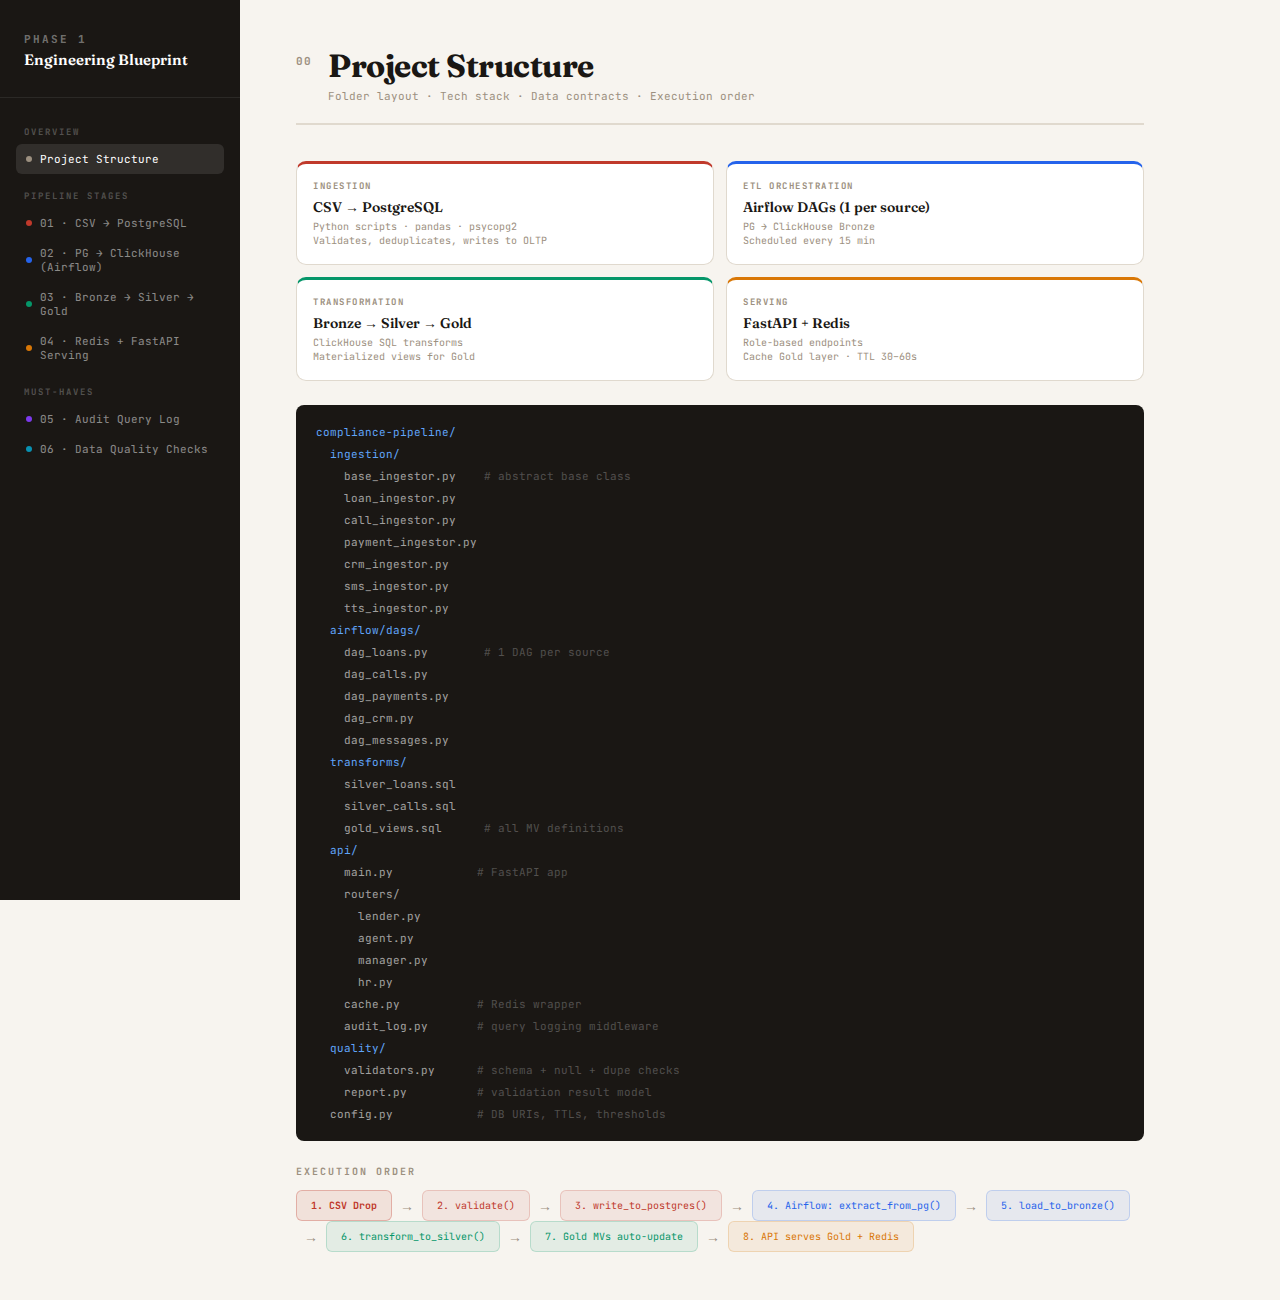
<file: plan.html>
<!DOCTYPE html>
<html lang="en">
<head>
<meta charset="UTF-8">
<meta name="viewport" content="width=device-width, initial-scale=1.0">
<title>Phase 1 — Engineering Blueprint</title>
<style>
@import url('https://fonts.googleapis.com/css2?family=JetBrains+Mono:wght@300;400;500;700&family=Fraunces:opsz,wght@9..144,300;9..144,600;9..144,700&display=swap');

:root {
  --bg: #f7f4ef;
  --surface: #ffffff;
  --surface2: #f0ece4;
  --border: #e0d9ce;
  --border2: #c8bfb0;
  --ink: #1a1714;
  --ink2: #5c5449;
  --ink3: #9c9080;
  --c1: #c0392b; /* red */
  --c2: #2563eb; /* blue */
  --c3: #059669; /* green */
  --c4: #d97706; /* amber */
  --c5: #7c3aed; /* purple */
  --c6: #0891b2; /* cyan */
}

* { margin:0; padding:0; box-sizing:border-box; }

body {
  background: var(--bg);
  color: var(--ink);
  font-family: 'Fraunces', Georgia, serif;
  min-height: 100vh;
}

/* Sidebar nav */
.layout { display: flex; min-height: 100vh; }

.sidebar {
  width: 240px;
  background: var(--ink);
  padding: 32px 0;
  position: sticky;
  top: 0;
  height: 100vh;
  overflow-y: auto;
  flex-shrink: 0;
}

.sidebar-logo {
  padding: 0 24px 28px;
  border-bottom: 1px solid rgba(255,255,255,0.08);
  margin-bottom: 20px;
}

.sidebar-logo h2 {
  font-family: 'JetBrains Mono', monospace;
  font-size: 11px;
  font-weight: 700;
  color: rgba(255,255,255,0.4);
  letter-spacing: 2px;
  text-transform: uppercase;
  margin-bottom: 4px;
}

.sidebar-logo p {
  font-size: 15px;
  font-weight: 600;
  color: #fff;
}

.nav-section {
  padding: 0 16px;
  margin-bottom: 8px;
}

.nav-section-label {
  font-family: 'JetBrains Mono', monospace;
  font-size: 9px;
  font-weight: 700;
  letter-spacing: 2px;
  text-transform: uppercase;
  color: rgba(255,255,255,0.25);
  padding: 8px 8px 6px;
}

.nav-item {
  display: flex;
  align-items: center;
  gap: 8px;
  padding: 8px 10px;
  border-radius: 6px;
  cursor: pointer;
  transition: all 0.15s;
  font-family: 'JetBrains Mono', monospace;
  font-size: 11px;
  color: rgba(255,255,255,0.5);
  border: none;
  background: transparent;
  width: 100%;
  text-align: left;
}

.nav-item:hover { background: rgba(255,255,255,0.06); color: rgba(255,255,255,0.8); }
.nav-item.active { background: rgba(255,255,255,0.1); color: #fff; }

.nav-dot {
  width: 6px; height: 6px;
  border-radius: 50%;
  flex-shrink: 0;
}

/* Main content */
.main { flex: 1; padding: 48px 56px; max-width: 960px; }

.section { display: none; }
.section.active { display: block; }

/* Section header */
.sec-header {
  display: flex;
  align-items: flex-start;
  gap: 16px;
  margin-bottom: 36px;
  padding-bottom: 20px;
  border-bottom: 2px solid var(--border);
}

.sec-num {
  font-family: 'JetBrains Mono', monospace;
  font-size: 11px;
  font-weight: 700;
  color: var(--ink3);
  letter-spacing: 1px;
  padding-top: 6px;
}

.sec-title h1 {
  font-size: 32px;
  font-weight: 700;
  line-height: 1.1;
  letter-spacing: -0.5px;
}

.sec-title p {
  font-family: 'JetBrains Mono', monospace;
  font-size: 11px;
  color: var(--ink3);
  margin-top: 6px;
}

/* Stage blocks */
.stage {
  background: var(--surface);
  border: 1px solid var(--border);
  border-radius: 12px;
  margin-bottom: 20px;
  overflow: hidden;
}

.stage-header {
  display: flex;
  align-items: center;
  justify-content: space-between;
  padding: 16px 20px;
  cursor: pointer;
  user-select: none;
  background: var(--surface);
  border-bottom: 1px solid transparent;
  transition: border-color 0.15s;
}

.stage-header:hover { background: var(--surface2); }
.stage.open .stage-header { border-bottom-color: var(--border); }

.stage-header-left { display: flex; align-items: center; gap: 12px; }

.stage-tag {
  font-family: 'JetBrains Mono', monospace;
  font-size: 9px;
  font-weight: 700;
  letter-spacing: 1.5px;
  text-transform: uppercase;
  padding: 3px 8px;
  border-radius: 4px;
}

.stage-name {
  font-size: 15px;
  font-weight: 600;
}

.stage-sub {
  font-family: 'JetBrains Mono', monospace;
  font-size: 10px;
  color: var(--ink3);
  margin-top: 2px;
}

.stage-chevron {
  font-size: 10px;
  color: var(--ink3);
  transition: transform 0.2s;
}

.stage.open .stage-chevron { transform: rotate(180deg); }

.stage-body { display: none; padding: 20px; }
.stage.open .stage-body { display: block; }

/* Function cards */
.fn-card {
  border: 1px solid var(--border);
  border-radius: 8px;
  margin-bottom: 12px;
  overflow: hidden;
}

.fn-header {
  display: flex;
  align-items: center;
  gap: 10px;
  padding: 12px 16px;
  background: var(--surface2);
  border-bottom: 1px solid var(--border);
}

.fn-name {
  font-family: 'JetBrains Mono', monospace;
  font-size: 12px;
  font-weight: 700;
  color: var(--ink);
}

.fn-type {
  font-family: 'JetBrains Mono', monospace;
  font-size: 9px;
  font-weight: 700;
  padding: 2px 7px;
  border-radius: 3px;
  letter-spacing: 1px;
  text-transform: uppercase;
  margin-left: auto;
}

.fn-body { padding: 16px; }

/* IO rows */
.io-row {
  display: grid;
  grid-template-columns: 80px 1fr;
  gap: 12px;
  margin-bottom: 10px;
  align-items: flex-start;
}

.io-label {
  font-family: 'JetBrains Mono', monospace;
  font-size: 9px;
  font-weight: 700;
  letter-spacing: 1px;
  text-transform: uppercase;
  padding-top: 2px;
}

.io-val {
  font-family: 'JetBrains Mono', monospace;
  font-size: 11px;
  color: var(--ink2);
  line-height: 1.6;
}

.io-val code {
  background: var(--surface2);
  border: 1px solid var(--border);
  border-radius: 3px;
  padding: 1px 5px;
  font-size: 10px;
  color: var(--ink);
}

/* Logic steps */
.logic {
  background: var(--surface2);
  border: 1px solid var(--border);
  border-radius: 6px;
  padding: 12px 16px;
  margin-top: 10px;
}

.logic-title {
  font-family: 'JetBrains Mono', monospace;
  font-size: 9px;
  font-weight: 700;
  letter-spacing: 1.5px;
  text-transform: uppercase;
  color: var(--ink3);
  margin-bottom: 8px;
}

.logic-step {
  display: flex;
  gap: 10px;
  margin-bottom: 6px;
  font-family: 'JetBrains Mono', monospace;
  font-size: 11px;
  color: var(--ink2);
  line-height: 1.5;
}

.logic-step-num {
  color: var(--ink3);
  min-width: 16px;
  font-weight: 700;
}

/* Return box */
.return-box {
  background: var(--surface2);
  border: 1px solid var(--border2);
  border-left: 3px solid;
  border-radius: 6px;
  padding: 10px 14px;
  margin-top: 10px;
  font-family: 'JetBrains Mono', monospace;
  font-size: 11px;
  color: var(--ink2);
  line-height: 1.6;
}

.return-box strong {
  font-size: 9px;
  font-weight: 700;
  letter-spacing: 1.5px;
  text-transform: uppercase;
  display: block;
  margin-bottom: 4px;
}

/* Flow connector */
.flow-connector {
  display: flex;
  align-items: center;
  gap: 0;
  margin: 8px 0;
  padding: 0 4px;
}

.flow-connector-line {
  flex: 1;
  height: 1px;
  border-top: 2px dashed var(--border2);
}

.flow-connector-label {
  font-family: 'JetBrains Mono', monospace;
  font-size: 9px;
  color: var(--ink3);
  padding: 0 8px;
  white-space: nowrap;
}

/* Error box */
.error-box {
  background: rgba(192,57,43,0.05);
  border: 1px solid rgba(192,57,43,0.2);
  border-left: 3px solid var(--c1);
  border-radius: 6px;
  padding: 10px 14px;
  margin-top: 8px;
  font-family: 'JetBrains Mono', monospace;
  font-size: 10px;
  color: var(--ink2);
  line-height: 1.6;
}

.error-box strong {
  color: var(--c1);
  font-size: 9px;
  letter-spacing: 1px;
  text-transform: uppercase;
  display: block;
  margin-bottom: 4px;
}

/* File tree */
.file-tree {
  background: var(--ink);
  border-radius: 8px;
  padding: 16px 20px;
  font-family: 'JetBrains Mono', monospace;
  font-size: 11px;
  color: rgba(255,255,255,0.7);
  line-height: 2;
  margin: 12px 0;
}

.file-tree .dir { color: #60a5fa; }
.file-tree .file { color: rgba(255,255,255,0.6); }
.file-tree .comment { color: rgba(255,255,255,0.25); }

/* Tables */
.schema-table {
  width: 100%;
  border-collapse: collapse;
  font-family: 'JetBrains Mono', monospace;
  font-size: 10px;
  margin: 10px 0;
}

.schema-table th {
  text-align: left;
  padding: 6px 10px;
  background: var(--surface2);
  border: 1px solid var(--border);
  color: var(--ink3);
  font-size: 9px;
  letter-spacing: 1px;
  text-transform: uppercase;
}

.schema-table td {
  padding: 6px 10px;
  border: 1px solid var(--border);
  color: var(--ink2);
  vertical-align: top;
  line-height: 1.5;
}

.schema-table tr:nth-child(even) td { background: var(--surface2); }

.col-pk { color: var(--c4); font-weight: 700; }
.col-fk { color: var(--c2); }
.col-new { color: var(--c1); }

/* Chips */
.chip {
  display: inline-block;
  padding: 2px 8px;
  border-radius: 12px;
  font-family: 'JetBrains Mono', monospace;
  font-size: 9px;
  font-weight: 700;
  letter-spacing: 0.5px;
  margin: 2px 2px 2px 0;
}

/* Section progress */
.progress-bar {
  display: flex;
  gap: 4px;
  margin-bottom: 32px;
}

.progress-step {
  flex: 1;
  height: 3px;
  border-radius: 2px;
  background: var(--border);
  cursor: pointer;
  transition: background 0.2s;
}

.progress-step.done { background: var(--c3); }
.progress-step.active { background: var(--c2); }

/* Overview grid */
.overview-grid {
  display: grid;
  grid-template-columns: 1fr 1fr;
  gap: 12px;
  margin-bottom: 24px;
}

.ov-card {
  background: var(--surface);
  border: 1px solid var(--border);
  border-radius: 10px;
  padding: 16px;
  border-top: 3px solid;
}

.ov-label {
  font-family: 'JetBrains Mono', monospace;
  font-size: 9px;
  font-weight: 700;
  letter-spacing: 1.5px;
  text-transform: uppercase;
  color: var(--ink3);
  margin-bottom: 6px;
}

.ov-val {
  font-size: 14px;
  font-weight: 600;
  color: var(--ink);
}

.ov-sub {
  font-family: 'JetBrains Mono', monospace;
  font-size: 10px;
  color: var(--ink3);
  margin-top: 4px;
  line-height: 1.4;
}

/* Divider */
.divider {
  border: none;
  border-top: 1px solid var(--border);
  margin: 20px 0;
}

@media (max-width: 768px) {
  .sidebar { display: none; }
  .main { padding: 24px 20px; }
  .overview-grid { grid-template-columns: 1fr; }
}
</style>
</head>
<body>

<div class="layout">

<!-- SIDEBAR -->
<nav class="sidebar">
  <div class="sidebar-logo">
    <h2>Phase 1</h2>
    <p>Engineering Blueprint</p>
  </div>

  <div class="nav-section">
    <div class="nav-section-label">Overview</div>
    <button class="nav-item active" onclick="show('overview', this)">
      <div class="nav-dot" style="background:#9c9080"></div> Project Structure
    </button>
  </div>

  <div class="nav-section">
    <div class="nav-section-label">Pipeline Stages</div>
    <button class="nav-item" onclick="show('ingestion', this)">
      <div class="nav-dot" style="background:#c0392b"></div> 01 · CSV → PostgreSQL
    </button>
    <button class="nav-item" onclick="show('etl', this)">
      <div class="nav-dot" style="background:#2563eb"></div> 02 · PG → ClickHouse (Airflow)
    </button>
    <button class="nav-item" onclick="show('transforms', this)">
      <div class="nav-dot" style="background:#059669"></div> 03 · Bronze → Silver → Gold
    </button>
    <button class="nav-item" onclick="show('serving', this)">
      <div class="nav-dot" style="background:#d97706"></div> 04 · Redis + FastAPI Serving
    </button>
  </div>

  <div class="nav-section">
    <div class="nav-section-label">Must-Haves</div>
    <button class="nav-item" onclick="show('audit', this)">
      <div class="nav-dot" style="background:#7c3aed"></div> 05 · Audit Query Log
    </button>
    <button class="nav-item" onclick="show('quality', this)">
      <div class="nav-dot" style="background:#0891b2"></div> 06 · Data Quality Checks
    </button>
  </div>
</nav>

<!-- MAIN -->
<main class="main">

<!-- ══════════════════════════════════════════════ -->
<!-- OVERVIEW -->
<!-- ══════════════════════════════════════════════ -->
<section class="section active" id="sec-overview">
  <div class="sec-header">
    <div class="sec-num">00</div>
    <div class="sec-title">
      <h1>Project Structure</h1>
      <p>Folder layout · Tech stack · Data contracts · Execution order</p>
    </div>
  </div>

  <div class="overview-grid">
    <div class="ov-card" style="border-top-color:#c0392b">
      <div class="ov-label">Ingestion</div>
      <div class="ov-val">CSV → PostgreSQL</div>
      <div class="ov-sub">Python scripts · pandas · psycopg2<br>Validates, deduplicates, writes to OLTP</div>
    </div>
    <div class="ov-card" style="border-top-color:#2563eb">
      <div class="ov-label">ETL Orchestration</div>
      <div class="ov-val">Airflow DAGs (1 per source)</div>
      <div class="ov-sub">PG → ClickHouse Bronze<br>Scheduled every 15 min</div>
    </div>
    <div class="ov-card" style="border-top-color:#059669">
      <div class="ov-label">Transformation</div>
      <div class="ov-val">Bronze → Silver → Gold</div>
      <div class="ov-sub">ClickHouse SQL transforms<br>Materialized views for Gold</div>
    </div>
    <div class="ov-card" style="border-top-color:#d97706">
      <div class="ov-label">Serving</div>
      <div class="ov-val">FastAPI + Redis</div>
      <div class="ov-sub">Role-based endpoints<br>Cache Gold layer · TTL 30–60s</div>
    </div>
  </div>

  <div class="file-tree">
    <span class="dir">compliance-pipeline/</span><br>
    &nbsp;&nbsp;<span class="dir">ingestion/</span><br>
    &nbsp;&nbsp;&nbsp;&nbsp;<span class="file">base_ingestor.py</span>&nbsp;&nbsp;&nbsp;&nbsp;<span class="comment"># abstract base class</span><br>
    &nbsp;&nbsp;&nbsp;&nbsp;<span class="file">loan_ingestor.py</span><br>
    &nbsp;&nbsp;&nbsp;&nbsp;<span class="file">call_ingestor.py</span><br>
    &nbsp;&nbsp;&nbsp;&nbsp;<span class="file">payment_ingestor.py</span><br>
    &nbsp;&nbsp;&nbsp;&nbsp;<span class="file">crm_ingestor.py</span><br>
    &nbsp;&nbsp;&nbsp;&nbsp;<span class="file">sms_ingestor.py</span><br>
    &nbsp;&nbsp;&nbsp;&nbsp;<span class="file">tts_ingestor.py</span><br>
    &nbsp;&nbsp;<span class="dir">airflow/dags/</span><br>
    &nbsp;&nbsp;&nbsp;&nbsp;<span class="file">dag_loans.py</span>&nbsp;&nbsp;&nbsp;&nbsp;&nbsp;&nbsp;&nbsp;&nbsp;<span class="comment"># 1 DAG per source</span><br>
    &nbsp;&nbsp;&nbsp;&nbsp;<span class="file">dag_calls.py</span><br>
    &nbsp;&nbsp;&nbsp;&nbsp;<span class="file">dag_payments.py</span><br>
    &nbsp;&nbsp;&nbsp;&nbsp;<span class="file">dag_crm.py</span><br>
    &nbsp;&nbsp;&nbsp;&nbsp;<span class="file">dag_messages.py</span><br>
    &nbsp;&nbsp;<span class="dir">transforms/</span><br>
    &nbsp;&nbsp;&nbsp;&nbsp;<span class="file">silver_loans.sql</span><br>
    &nbsp;&nbsp;&nbsp;&nbsp;<span class="file">silver_calls.sql</span><br>
    &nbsp;&nbsp;&nbsp;&nbsp;<span class="file">gold_views.sql</span>&nbsp;&nbsp;&nbsp;&nbsp;&nbsp;&nbsp;<span class="comment"># all MV definitions</span><br>
    &nbsp;&nbsp;<span class="dir">api/</span><br>
    &nbsp;&nbsp;&nbsp;&nbsp;<span class="file">main.py</span>&nbsp;&nbsp;&nbsp;&nbsp;&nbsp;&nbsp;&nbsp;&nbsp;&nbsp;&nbsp;&nbsp;&nbsp;<span class="comment"># FastAPI app</span><br>
    &nbsp;&nbsp;&nbsp;&nbsp;<span class="file">routers/</span><br>
    &nbsp;&nbsp;&nbsp;&nbsp;&nbsp;&nbsp;<span class="file">lender.py</span><br>
    &nbsp;&nbsp;&nbsp;&nbsp;&nbsp;&nbsp;<span class="file">agent.py</span><br>
    &nbsp;&nbsp;&nbsp;&nbsp;&nbsp;&nbsp;<span class="file">manager.py</span><br>
    &nbsp;&nbsp;&nbsp;&nbsp;&nbsp;&nbsp;<span class="file">hr.py</span><br>
    &nbsp;&nbsp;&nbsp;&nbsp;<span class="file">cache.py</span>&nbsp;&nbsp;&nbsp;&nbsp;&nbsp;&nbsp;&nbsp;&nbsp;&nbsp;&nbsp;&nbsp;<span class="comment"># Redis wrapper</span><br>
    &nbsp;&nbsp;&nbsp;&nbsp;<span class="file">audit_log.py</span>&nbsp;&nbsp;&nbsp;&nbsp;&nbsp;&nbsp;&nbsp;<span class="comment"># query logging middleware</span><br>
    &nbsp;&nbsp;<span class="dir">quality/</span><br>
    &nbsp;&nbsp;&nbsp;&nbsp;<span class="file">validators.py</span>&nbsp;&nbsp;&nbsp;&nbsp;&nbsp;&nbsp;<span class="comment"># schema + null + dupe checks</span><br>
    &nbsp;&nbsp;&nbsp;&nbsp;<span class="file">report.py</span>&nbsp;&nbsp;&nbsp;&nbsp;&nbsp;&nbsp;&nbsp;&nbsp;&nbsp;&nbsp;<span class="comment"># validation result model</span><br>
    &nbsp;&nbsp;<span class="file">config.py</span>&nbsp;&nbsp;&nbsp;&nbsp;&nbsp;&nbsp;&nbsp;&nbsp;&nbsp;&nbsp;&nbsp;&nbsp;<span class="comment"># DB URIs, TTLs, thresholds</span>
  </div>

  <div style="margin-top: 24px">
    <div style="font-family:'JetBrains Mono',monospace;font-size:10px;font-weight:700;letter-spacing:2px;text-transform:uppercase;color:var(--ink3);margin-bottom:12px">Execution Order</div>
    <div style="display:flex;align-items:center;gap:0;flex-wrap:wrap">
      <div style="padding:8px 14px;background:rgba(192,57,43,0.1);border:1px solid rgba(192,57,43,0.3);border-radius:6px;font-family:'JetBrains Mono',monospace;font-size:10px;font-weight:700;color:var(--c1)">1. CSV Drop</div>
      <div style="padding:0 8px;color:var(--ink3);font-size:14px">→</div>
      <div style="padding:8px 14px;background:rgba(192,57,43,0.08);border:1px solid rgba(192,57,43,0.2);border-radius:6px;font-family:'JetBrains Mono',monospace;font-size:10px;color:var(--c1)">2. validate()</div>
      <div style="padding:0 8px;color:var(--ink3);font-size:14px">→</div>
      <div style="padding:8px 14px;background:rgba(192,57,43,0.08);border:1px solid rgba(192,57,43,0.2);border-radius:6px;font-family:'JetBrains Mono',monospace;font-size:10px;color:var(--c1)">3. write_to_postgres()</div>
      <div style="padding:0 8px;color:var(--ink3);font-size:14px">→</div>
      <div style="padding:8px 14px;background:rgba(37,99,235,0.08);border:1px solid rgba(37,99,235,0.2);border-radius:6px;font-family:'JetBrains Mono',monospace;font-size:10px;color:var(--c2)">4. Airflow: extract_from_pg()</div>
      <div style="padding:0 8px;color:var(--ink3);font-size:14px">→</div>
      <div style="padding:8px 14px;background:rgba(37,99,235,0.08);border:1px solid rgba(37,99,235,0.2);border-radius:6px;font-family:'JetBrains Mono',monospace;font-size:10px;color:var(--c2)">5. load_to_bronze()</div>
      <div style="padding:0 8px;color:var(--ink3);font-size:14px">→</div>
      <div style="padding:8px 14px;background:rgba(5,150,105,0.08);border:1px solid rgba(5,150,105,0.2);border-radius:6px;font-family:'JetBrains Mono',monospace;font-size:10px;color:var(--c3)">6. transform_to_silver()</div>
      <div style="padding:0 8px;color:var(--ink3);font-size:14px">→</div>
      <div style="padding:8px 14px;background:rgba(5,150,105,0.08);border:1px solid rgba(5,150,105,0.2);border-radius:6px;font-family:'JetBrains Mono',monospace;font-size:10px;color:var(--c3)">7. Gold MVs auto-update</div>
      <div style="padding:0 8px;color:var(--ink3);font-size:14px">→</div>
      <div style="padding:8px 14px;background:rgba(217,119,6,0.08);border:1px solid rgba(217,119,6,0.2);border-radius:6px;font-family:'JetBrains Mono',monospace;font-size:10px;color:var(--c4)">8. API serves Gold + Redis</div>
    </div>
  </div>
</section>

<!-- ══════════════════════════════════════════════ -->
<!-- 01: CSV INGESTION -->
<!-- ══════════════════════════════════════════════ -->
<section class="section" id="sec-ingestion">
  <div class="sec-header">
    <div class="sec-num">01</div>
    <div class="sec-title">
      <h1>CSV → PostgreSQL</h1>
      <p>ingestion/ · base_ingestor.py · source_ingestor.py · validators.py</p>
    </div>
  </div>

  <!-- Base class -->
  <div class="stage open">
    <div class="stage-header" onclick="toggleStage(this)">
      <div class="stage-header-left">
        <span class="stage-tag" style="background:rgba(192,57,43,0.1);color:var(--c1)">Abstract Base</span>
        <div>
          <div class="stage-name">BaseIngestor</div>
          <div class="stage-sub">base_ingestor.py — all source ingestors inherit this</div>
        </div>
      </div>
      <span class="stage-chevron">▼</span>
    </div>
    <div class="stage-body">

      <div class="fn-card">
        <div class="fn-header">
          <div class="fn-name">__init__(source_name, pg_conn_str, csv_path)</div>
          <span class="fn-type" style="background:rgba(37,99,235,0.1);color:var(--c2)">Constructor</span>
        </div>
        <div class="fn-body">
          <div class="io-row"><div class="io-label" style="color:var(--c2)">Inputs</div><div class="io-val"><code>source_name</code> str — "loans", "calls" etc<br><code>pg_conn_str</code> str — from config.py<br><code>csv_path</code> Path — file or directory of CSVs</div></div>
          <div class="io-row"><div class="io-label" style="color:var(--c3)">Sets Up</div><div class="io-val">DB connection pool · logger · source metadata dict</div></div>
        </div>
      </div>

      <div class="fn-card">
        <div class="fn-header">
          <div class="fn-name">load_csv() → DataFrame</div>
          <span class="fn-type" style="background:rgba(192,57,43,0.1);color:var(--c1)">Abstract</span>
        </div>
        <div class="fn-body">
          <div class="io-row"><div class="io-label" style="color:var(--c2)">Input</div><div class="io-val">Reads from <code>self.csv_path</code></div></div>
          <div class="io-row"><div class="io-label" style="color:var(--c3)">Returns</div><div class="io-val">Raw <code>pd.DataFrame</code> — no cleaning applied yet</div></div>
          <div class="return-box" style="border-left-color:var(--c1)">
            <strong>Each subclass overrides this</strong>
            Each source CSV has different column names. LoanIngestor.load_csv() maps loan CSV columns to canonical names. CallIngestor maps ASR transcript columns. Override here, not downstream.
          </div>
        </div>
      </div>

      <div class="fn-card">
        <div class="fn-header">
          <div class="fn-name">validate(df) → ValidationReport</div>
          <span class="fn-type" style="background:rgba(192,57,43,0.1);color:var(--c1)">Abstract</span>
        </div>
        <div class="fn-body">
          <div class="io-row"><div class="io-label" style="color:var(--c2)">Input</div><div class="io-val">Raw <code>pd.DataFrame</code> from load_csv()</div></div>
          <div class="io-row"><div class="io-label" style="color:var(--c3)">Returns</div><div class="io-val"><code>ValidationReport</code> dataclass: <code>is_valid: bool</code>, <code>errors: list[str]</code>, <code>warning_rows: list[int]</code>, <code>null_counts: dict</code>, <code>duplicate_count: int</code></div></div>
        </div>
      </div>

      <div class="fn-card">
        <div class="fn-header">
          <div class="fn-name">write_to_postgres(df, report) → WriteResult</div>
          <span class="fn-type" style="background:rgba(5,150,105,0.1);color:var(--c3)">Concrete</span>
        </div>
        <div class="fn-body">
          <div class="io-row"><div class="io-label" style="color:var(--c2)">Inputs</div><div class="io-val">Clean <code>pd.DataFrame</code> · <code>ValidationReport</code></div></div>
          <div class="io-row"><div class="io-label" style="color:var(--c2)">Guard</div><div class="io-val">If <code>report.is_valid == False</code> → abort, write to error log, return early</div></div>
          <div class="logic">
            <div class="logic-title">Write Logic</div>
            <div class="logic-step"><span class="logic-step-num">1.</span>Begin transaction</div>
            <div class="logic-step"><span class="logic-step-num">2.</span>Upsert rows using ON CONFLICT (primary key) DO UPDATE — idempotent, safe to re-run</div>
            <div class="logic-step"><span class="logic-step-num">3.</span>Write ingestion_log row: source, file_name, row_count, timestamp, status</div>
            <div class="logic-step"><span class="logic-step-num">4.</span>Commit · return WriteResult</div>
            <div class="logic-step"><span class="logic-step-num">5.</span>On exception: rollback · log error · return WriteResult with failure</div>
          </div>
          <div class="io-row" style="margin-top:10px"><div class="io-label" style="color:var(--c3)">Returns</div><div class="io-val"><code>WriteResult</code>: <code>rows_written: int</code>, <code>rows_skipped: int</code>, <code>status: "success"|"partial"|"failed"</code>, <code>error_msg: str|None</code></div></div>
        </div>
      </div>

      <div class="fn-card">
        <div class="fn-header">
          <div class="fn-name">run() → WriteResult</div>
          <span class="fn-type" style="background:rgba(5,150,105,0.1);color:var(--c3)">Orchestrator</span>
        </div>
        <div class="fn-body">
          <div class="logic">
            <div class="logic-title">Calls in order</div>
            <div class="logic-step"><span class="logic-step-num">1.</span><code>df = self.load_csv()</code></div>
            <div class="logic-step"><span class="logic-step-num">2.</span><code>report = self.validate(df)</code></div>
            <div class="logic-step"><span class="logic-step-num">3.</span><code>result = self.write_to_postgres(df, report)</code></div>
            <div class="logic-step"><span class="logic-step-num">4.</span>Return <code>result</code> — Airflow task reads this to set success/failure</div>
          </div>
        </div>
      </div>

    </div>
  </div>

  <!-- Source-specific ingestors -->
  <div class="stage">
    <div class="stage-header" onclick="toggleStage(this)">
      <div class="stage-header-left">
        <span class="stage-tag" style="background:rgba(37,99,235,0.1);color:var(--c2)">Source Classes</span>
        <div>
          <div class="stage-name">LoanIngestor / CallIngestor / PaymentIngestor / etc.</div>
          <div class="stage-sub">Each source overrides load_csv() and validate() with source-specific rules</div>
        </div>
      </div>
      <span class="stage-chevron">▼</span>
    </div>
    <div class="stage-body">

      <div class="fn-card">
        <div class="fn-header">
          <div class="fn-name">LoanIngestor.load_csv() → DataFrame</div>
          <span class="fn-type" style="background:rgba(37,99,235,0.1);color:var(--c2)">Override</span>
        </div>
        <div class="fn-body">
          <div class="io-row"><div class="io-label" style="color:var(--c2)">Input</div><div class="io-val">NBFC loan CSV — raw column names vary per vendor</div></div>
          <div class="logic">
            <div class="logic-title">What happens inside</div>
            <div class="logic-step"><span class="logic-step-num">1.</span>Read CSV with <code>pd.read_csv()</code>, enforce <code>dtype</code> per column (prevent silent type coercions)</div>
            <div class="logic-step"><span class="logic-step-num">2.</span>Rename columns to canonical schema: <code>{"LoanID": "loan_id", "Amt": "principal_amount", ...}</code></div>
            <div class="logic-step"><span class="logic-step-num">3.</span>Add <code>ingested_at = datetime.utcnow()</code> column</div>
            <div class="logic-step"><span class="logic-step-num">4.</span>Add <code>source_file = filename</code> column for traceability</div>
          </div>
          <div class="io-row" style="margin-top:10px"><div class="io-label" style="color:var(--c3)">Returns</div><div class="io-val">DataFrame with canonical column names, ready for validate()</div></div>
        </div>
      </div>

      <div class="fn-card">
        <div class="fn-header">
          <div class="fn-name">LoanIngestor.validate(df) → ValidationReport</div>
          <span class="fn-type" style="background:rgba(37,99,235,0.1);color:var(--c2)">Override</span>
        </div>
        <div class="fn-body">
          <div class="logic">
            <div class="logic-title">Loan-specific checks</div>
            <div class="logic-step"><span class="logic-step-num">1.</span>Required non-null: <code>loan_id</code>, <code>borrower_id</code>, <code>principal_amount</code>, <code>disbursement_date</code></div>
            <div class="logic-step"><span class="logic-step-num">2.</span>Duplicate check: <code>loan_id</code> must be unique within the file</div>
            <div class="logic-step"><span class="logic-step-num">3.</span>Range checks: <code>principal_amount > 0</code>, <code>interest_rate</code> between 0–100</div>
            <div class="logic-step"><span class="logic-step-num">4.</span>Date sanity: <code>disbursement_date</code> not in future, not before 2010</div>
            <div class="logic-step"><span class="logic-step-num">5.</span>Status enum: <code>loan_status</code> in allowed set ("ACTIVE", "CLOSED", "NPA", "WRITTEN_OFF")</div>
          </div>
          <div class="error-box">
            <strong>Hard fail vs soft warn</strong>
            Null loan_id or duplicate loan_id = hard fail → abort entire file write.<br>
            Null phone_number = soft warning → write row but flag it.<br>
            This distinction goes in ValidationReport.errors vs ValidationReport.warning_rows.
          </div>
        </div>
      </div>

      <div class="fn-card">
        <div class="fn-header">
          <div class="fn-name">CallIngestor.validate(df) → ValidationReport</div>
          <span class="fn-type" style="background:rgba(37,99,235,0.1);color:var(--c2)">Override</span>
        </div>
        <div class="fn-body">
          <div class="logic">
            <div class="logic-title">Call-specific checks</div>
            <div class="logic-step"><span class="logic-step-num">1.</span>Required: <code>call_id</code>, <code>loan_id</code>, <code>agent_id</code>, <code>call_start_time</code></div>
            <div class="logic-step"><span class="logic-step-num">2.</span>FK check: <code>loan_id</code> must exist in <code>loans</code> table (query PG before write)</div>
            <div class="logic-step"><span class="logic-step-num">3.</span>Duration sanity: <code>call_duration_sec</code> between 0–7200 (2 hrs max)</div>
            <div class="logic-step"><span class="logic-step-num">4.</span>Transcript non-empty if <code>call_status = "COMPLETED"</code></div>
          </div>
        </div>
      </div>

    </div>
  </div>

  <!-- PostgreSQL schema -->
  <div class="stage">
    <div class="stage-header" onclick="toggleStage(this)">
      <div class="stage-header-left">
        <span class="stage-tag" style="background:rgba(124,58,237,0.1);color:var(--c5)">PostgreSQL Schema</span>
        <div>
          <div class="stage-name">Core OLTP Tables</div>
          <div class="stage-sub">Normalized · Indexed · Write targets for all ingestors</div>
        </div>
      </div>
      <span class="stage-chevron">▼</span>
    </div>
    <div class="stage-body">
      <table class="schema-table">
        <tr><th>Table</th><th>Key Columns</th><th>Primary Key</th><th>Indexes</th></tr>
        <tr><td>loans</td><td>loan_id, borrower_id, principal_amount, interest_rate, disbursement_date, tenure_months, loan_status, lender_id</td><td class="col-pk">loan_id</td><td>borrower_id, lender_id, loan_status, disbursement_date</td></tr>
        <tr><td>calls</td><td>call_id, loan_id, agent_id, call_start_time, call_duration_sec, call_status, transcript_text, sentiment_score</td><td class="col-pk">call_id</td><td>loan_id, agent_id, call_start_time</td></tr>
        <tr><td>payments</td><td>payment_id, loan_id, amount, payment_date, payment_mode, gateway_status, bounce_flag</td><td class="col-pk">payment_id</td><td>loan_id, payment_date, gateway_status</td></tr>
        <tr><td>messages</td><td>message_id, loan_id, direction, channel, content_type, delivery_status, sent_at, recipient_phone</td><td class="col-pk">message_id</td><td>loan_id, sent_at, channel</td></tr>
        <tr><td>agents</td><td>agent_id, name, branch_id, manager_id, employment_status, created_at</td><td class="col-pk">agent_id</td><td>branch_id, manager_id</td></tr>
        <tr><td>ingestion_log</td><td class="col-new">source, file_name, row_count, status, error_msg, ingested_at</td><td class="col-pk">log_id (serial)</td><td>source, ingested_at</td></tr>
        <tr><td class="col-new">audit_query_log</td><td class="col-new">user_id, user_role, view_accessed, filters_json, queried_at, rows_returned, ip_address</td><td class="col-pk col-new">query_id (uuid)</td><td>user_id, queried_at</td></tr>
      </table>
      <div class="error-box" style="margin-top:8px">
        <strong>audit_query_log must be created at Phase 1 launch</strong>
        Once lenders start querying dashboards, you cannot retroactively reconstruct who accessed what data. This table is populated by FastAPI middleware, not by ingestion. It's 20 lines to implement but has permanent compliance value.
      </div>
    </div>
  </div>

</section>

<!-- ══════════════════════════════════════════════ -->
<!-- 02: AIRFLOW ETL -->
<!-- ══════════════════════════════════════════════ -->
<section class="section" id="sec-etl">
  <div class="sec-header">
    <div class="sec-num">02</div>
    <div class="sec-title">
      <h1>Airflow: PG → ClickHouse</h1>
      <p>airflow/dags/ · 1 DAG per source · 15-min schedule · Bronze write</p>
    </div>
  </div>

  <div class="stage open">
    <div class="stage-header" onclick="toggleStage(this)">
      <div class="stage-header-left">
        <span class="stage-tag" style="background:rgba(37,99,235,0.1);color:var(--c2)">DAG Structure</span>
        <div>
          <div class="stage-name">dag_loans.py (replicated per source)</div>
          <div class="stage-sub">Each DAG is independent — failure in loans DAG does not block payments DAG</div>
        </div>
      </div>
      <span class="stage-chevron">▼</span>
    </div>
    <div class="stage-body">

      <div class="fn-card">
        <div class="fn-header">
          <div class="fn-name">DAG definition</div>
          <span class="fn-type" style="background:rgba(37,99,235,0.1);color:var(--c2)">Config</span>
        </div>
        <div class="fn-body">
          <div class="io-row"><div class="io-label" style="color:var(--c2)">dag_id</div><div class="io-val"><code>"etl_loans_pg_to_bronze"</code></div></div>
          <div class="io-row"><div class="io-label" style="color:var(--c2)">schedule</div><div class="io-val"><code>"*/15 * * * *"</code> — every 15 minutes</div></div>
          <div class="io-row"><div class="io-label" style="color:var(--c2)">catchup</div><div class="io-val"><code>False</code> — don't backfill missed runs</div></div>
          <div class="io-row"><div class="io-label" style="color:var(--c2)">retries</div><div class="io-val"><code>3</code> with <code>retry_delay=5min</code></div></div>
          <div class="io-row"><div class="io-label" style="color:var(--c2)">on_failure</div><div class="io-val">Slack/email alert callback</div></div>
          <div class="logic" style="margin-top:10px">
            <div class="logic-title">Task Chain</div>
            <div class="logic-step"><span class="logic-step-num">T1</span><code>get_watermark</code> — what's the last processed timestamp?</div>
            <div class="logic-step"><span class="logic-step-num">T2</span><code>extract_from_postgres</code> — fetch rows updated since watermark</div>
            <div class="logic-step"><span class="logic-step-num">T3</span><code>validate_extract</code> — row count check, schema check</div>
            <div class="logic-step"><span class="logic-step-num">T4</span><code>load_to_bronze</code> — write to ClickHouse Bronze table</div>
            <div class="logic-step"><span class="logic-step-num">T5</span><code>update_watermark</code> — save new high-water mark to Airflow Variable</div>
            <div class="logic-step"><span class="logic-step-num">T6</span><code>trigger_silver_transform</code> — kick off Silver DAG (or inline)</div>
          </div>
        </div>
      </div>

      <div class="fn-card">
        <div class="fn-header">
          <div class="fn-name">get_watermark(source_name) → datetime</div>
          <span class="fn-type" style="background:rgba(5,150,105,0.1);color:var(--c3)">Task T1</span>
        </div>
        <div class="fn-body">
          <div class="io-row"><div class="io-label" style="color:var(--c2)">Input</div><div class="io-val"><code>source_name</code> str — "loans"</div></div>
          <div class="io-row"><div class="io-label" style="color:var(--c2)">Reads from</div><div class="io-val">Airflow Variable: <code>watermark_loans</code></div></div>
          <div class="io-row"><div class="io-label" style="color:var(--c3)">Returns</div><div class="io-val"><code>datetime</code> — last successful run timestamp. Returns epoch (1970) on first run so full load is extracted.</div></div>
        </div>
      </div>

      <div class="fn-card">
        <div class="fn-header">
          <div class="fn-name">extract_from_postgres(source, watermark) → list[dict]</div>
          <span class="fn-type" style="background:rgba(5,150,105,0.1);color:var(--c3)">Task T2</span>
        </div>
        <div class="fn-body">
          <div class="io-row"><div class="io-label" style="color:var(--c2)">Inputs</div><div class="io-val"><code>source</code> — table name string<br><code>watermark</code> — datetime from T1</div></div>
          <div class="logic">
            <div class="logic-title">Query pattern</div>
            <div class="logic-step"><span class="logic-step-num">SQL</span><code>SELECT * FROM {source} WHERE updated_at > :watermark ORDER BY updated_at ASC LIMIT 50000</code></div>
            <div class="logic-step"><span class="logic-step-num">Why</span>LIMIT 50000 is a safety cap — at &lt;10K records/day this will never be hit</div>
          </div>
          <div class="io-row" style="margin-top:10px"><div class="io-label" style="color:var(--c3)">Returns</div><div class="io-val"><code>list[dict]</code> — rows as dicts, pushed to XCom for T3/T4</div></div>
          <div class="error-box">
            <strong>Every PG table needs updated_at</strong>
            Add a trigger on all tables: UPDATE updated_at = now() on every row change. This is how the watermark query finds new and changed rows efficiently.
          </div>
        </div>
      </div>

      <div class="fn-card">
        <div class="fn-header">
          <div class="fn-name">validate_extract(rows, expected_min) → bool</div>
          <span class="fn-type" style="background:rgba(5,150,105,0.1);color:var(--c3)">Task T3</span>
        </div>
        <div class="fn-body">
          <div class="io-row"><div class="io-label" style="color:var(--c2)">Inputs</div><div class="io-val"><code>rows</code> — list from T2 XCom<br><code>expected_min</code> — 0 for first run, else alert if 0 rows but PG has recent writes</div></div>
          <div class="logic">
            <div class="logic-title">Checks</div>
            <div class="logic-step"><span class="logic-step-num">1.</span>Schema: all required columns present in first row?</div>
            <div class="logic-step"><span class="logic-step-num">2.</span>Count: if 0 rows AND PG ingestion_log shows recent writes → raise alert (possible watermark bug)</div>
            <div class="logic-step"><span class="logic-step-num">3.</span>No data type coercion failures on sample of 10 rows</div>
          </div>
          <div class="io-row" style="margin-top:10px"><div class="io-label" style="color:var(--c3)">Returns</div><div class="io-val"><code>True</code> if passes, raises <code>AirflowException</code> to fail the task if not</div></div>
        </div>
      </div>

      <div class="fn-card">
        <div class="fn-header">
          <div class="fn-name">load_to_bronze(rows, table_name) → int</div>
          <span class="fn-type" style="background:rgba(5,150,105,0.1);color:var(--c3)">Task T4</span>
        </div>
        <div class="fn-body">
          <div class="io-row"><div class="io-label" style="color:var(--c2)">Inputs</div><div class="io-val"><code>rows</code> — list[dict] from T2<br><code>table_name</code> — "loans_raw" in ClickHouse</div></div>
          <div class="logic">
            <div class="logic-title">Write pattern</div>
            <div class="logic-step"><span class="logic-step-num">1.</span>Convert list[dict] to columnar format (ClickHouse prefers batches)</div>
            <div class="logic-step"><span class="logic-step-num">2.</span>Use <code>clickhouse-driver</code> <code>client.execute("INSERT INTO loans_raw VALUES", rows)</code></div>
            <div class="logic-step"><span class="logic-step-num">3.</span>Add <code>_etl_loaded_at = datetime.utcnow()</code> column to every row</div>
            <div class="logic-step"><span class="logic-step-num">4.</span>No deduplication here — Bronze is append-only raw store</div>
          </div>
          <div class="io-row" style="margin-top:10px"><div class="io-label" style="color:var(--c3)">Returns</div><div class="io-val"><code>int</code> — rows written to ClickHouse, used by T5 to validate</div></div>
        </div>
      </div>

      <div class="fn-card">
        <div class="fn-header">
          <div class="fn-name">update_watermark(source, max_updated_at)</div>
          <span class="fn-type" style="background:rgba(5,150,105,0.1);color:var(--c3)">Task T5</span>
        </div>
        <div class="fn-body">
          <div class="io-row"><div class="io-label" style="color:var(--c2)">Inputs</div><div class="io-val"><code>max_updated_at</code> — max(updated_at) from the extracted rows</div></div>
          <div class="io-row"><div class="io-label" style="color:var(--c2)">Writes to</div><div class="io-val">Airflow Variable: <code>watermark_loans = max_updated_at.isoformat()</code></div></div>
          <div class="return-box" style="border-left-color:var(--c2)">
            <strong>Only update watermark AFTER successful Bronze write</strong>
            If T4 fails and T5 runs anyway, you'll skip rows forever. T5 must be downstream of T4 with no skip-on-failure.
          </div>
        </div>
      </div>

    </div>
  </div>

</section>

<!-- ══════════════════════════════════════════════ -->
<!-- 03: TRANSFORMS -->
<!-- ══════════════════════════════════════════════ -->
<section class="section" id="sec-transforms">
  <div class="sec-header">
    <div class="sec-num">03</div>
    <div class="sec-title">
      <h1>Bronze → Silver → Gold</h1>
      <p>transforms/ · ClickHouse SQL · Materialized Views · Derived columns</p>
    </div>
  </div>

  <!-- Silver -->
  <div class="stage open">
    <div class="stage-header" onclick="toggleStage(this)">
      <div class="stage-header-left">
        <span class="stage-tag" style="background:rgba(5,150,105,0.1);color:var(--c3)">Silver Transform</span>
        <div>
          <div class="stage-name">Bronze → Silver: Loans</div>
          <div class="stage-sub">silver_loans.sql — dedup, clean, derive loan_aging_bucket + npa_flag</div>
        </div>
      </div>
      <span class="stage-chevron">▼</span>
    </div>
    <div class="stage-body">

      <div class="fn-card">
        <div class="fn-header">
          <div class="fn-name">build_silver_loans()</div>
          <span class="fn-type" style="background:rgba(5,150,105,0.1);color:var(--c3)">ClickHouse SQL</span>
        </div>
        <div class="fn-body">
          <div class="io-row"><div class="io-label" style="color:var(--c2)">Source</div><div class="io-val"><code>loans_raw</code> (Bronze)</div></div>
          <div class="io-row"><div class="io-label" style="color:var(--c3)">Target</div><div class="io-val"><code>loans_clean</code> (Silver)</div></div>
          <div class="logic">
            <div class="logic-title">Transform steps in SQL</div>
            <div class="logic-step"><span class="logic-step-num">1.</span>Dedup: <code>ROW_NUMBER() OVER (PARTITION BY loan_id ORDER BY _etl_loaded_at DESC) = 1</code> — keep latest version of each loan</div>
            <div class="logic-step"><span class="logic-step-num">2.</span>Null handling: <code>COALESCE(tenure_months, 12)</code> for nullable fields with safe defaults</div>
            <div class="logic-step"><span class="logic-step-num">3.</span>Derive <code>dpd_days</code>: <code>dateDiff('day', due_date, today())</code> where status != 'CLOSED'</div>
            <div class="logic-step"><span class="logic-step-num">4.</span>Derive <code>loan_aging_bucket</code>: CASE on dpd_days → 'CURRENT' / '1-30 DPD' / '31-60 DPD' / '61-90 DPD' / 'NPA'</div>
            <div class="logic-step"><span class="logic-step-num">5.</span>Derive <code>npa_flag</code>: <code>dpd_days > 90 OR loan_status = 'NPA'</code></div>
            <div class="logic-step"><span class="logic-step-num">6.</span>Derive <code>overdue_amount</code>: <code>principal_amount - coalesce(total_paid, 0)</code></div>
          </div>
          <div class="io-row" style="margin-top:10px"><div class="io-label" style="color:var(--c3)">Output cols added</div><div class="io-val"><code>dpd_days</code> · <code>loan_aging_bucket</code> · <code>npa_flag</code> · <code>overdue_amount</code> · <code>_silver_updated_at</code></div></div>
        </div>
      </div>

      <div class="fn-card">
        <div class="fn-header">
          <div class="fn-name">build_silver_calls()</div>
          <span class="fn-type" style="background:rgba(5,150,105,0.1);color:var(--c3)">ClickHouse SQL</span>
        </div>
        <div class="fn-body">
          <div class="io-row"><div class="io-label" style="color:var(--c2)">Source</div><div class="io-val"><code>calls_raw</code> (Bronze)</div></div>
          <div class="io-row"><div class="io-label" style="color:var(--c3)">Target</div><div class="io-val"><code>calls_analyzed</code> (Silver)</div></div>
          <div class="logic">
            <div class="logic-title">Derived columns</div>
            <div class="logic-step"><span class="logic-step-num">1.</span><code>call_success_flag</code>: <code>call_status = 'COMPLETED' AND call_duration_sec > 30</code></div>
            <div class="logic-step"><span class="logic-step-num">2.</span><code>call_hour</code>: <code>toHour(call_start_time)</code> — used later for after-hours detection in Phase 3</div>
            <div class="logic-step"><span class="logic-step-num">3.</span><code>is_within_hours</code>: <code>call_hour BETWEEN 8 AND 19</code> — store this now, violations detected in Phase 3</div>
            <div class="logic-step"><span class="logic-step-num">4.</span><code>contact_attempt_seq</code>: <code>ROW_NUMBER() OVER (PARTITION BY loan_id ORDER BY call_start_time)</code> — daily contact count</div>
          </div>
        </div>
      </div>

      <div class="fn-card">
        <div class="fn-header">
          <div class="fn-name">build_silver_payments()</div>
          <span class="fn-type" style="background:rgba(5,150,105,0.1);color:var(--c3)">ClickHouse SQL</span>
        </div>
        <div class="fn-body">
          <div class="logic">
            <div class="logic-title">Derived columns</div>
            <div class="logic-step"><span class="logic-step-num">1.</span><code>payment_status</code>: map gateway codes → 'SUCCESS' / 'FAILED' / 'PENDING' / 'BOUNCED'</div>
            <div class="logic-step"><span class="logic-step-num">2.</span><code>bounce_flag</code>: <code>gateway_status IN ('BOUNCE', 'RETURN', 'NSF')</code></div>
            <div class="logic-step"><span class="logic-step-num">3.</span><code>partial_pay_flag</code>: <code>amount < emi_amount</code> (join to loans_clean for emi)</div>
            <div class="logic-step"><span class="logic-step-num">4.</span><code>collection_efficiency</code>: <code>amount / emi_amount * 100</code></div>
          </div>
        </div>
      </div>

    </div>
  </div>

  <!-- Gold -->
  <div class="stage">
    <div class="stage-header" onclick="toggleStage(this)">
      <div class="stage-header-left">
        <span class="stage-tag" style="background:rgba(217,119,6,0.1);color:var(--c4)">Gold Materialized Views</span>
        <div>
          <div class="stage-name">Gold Layer — Pre-Aggregated Data Marts</div>
          <div class="stage-sub">gold_views.sql — ClickHouse MVs that auto-update when Silver tables update</div>
        </div>
      </div>
      <span class="stage-chevron">▼</span>
    </div>
    <div class="stage-body">

      <div class="fn-card">
        <div class="fn-header">
          <div class="fn-name">mv_lender_portfolio_summary</div>
          <span class="fn-type" style="background:rgba(217,119,6,0.1);color:var(--c4)">Materialized View</span>
        </div>
        <div class="fn-body">
          <div class="io-row"><div class="io-label" style="color:var(--c2)">Source</div><div class="io-val"><code>loans_clean</code> + <code>payments_enriched</code></div></div>
          <div class="io-row"><div class="io-label" style="color:var(--c3)">Serves</div><div class="io-val">Lender dashboard — portfolio health overview</div></div>
          <div class="logic">
            <div class="logic-title">Aggregation — GROUP BY lender_id, loan_aging_bucket</div>
            <div class="logic-step"><span class="logic-step-num">→</span><code>total_loans_count</code>, <code>total_principal_disbursed</code></div>
            <div class="logic-step"><span class="logic-step-num">→</span><code>npa_count</code>, <code>npa_amount</code>, <code>npa_ratio</code></div>
            <div class="logic-step"><span class="logic-step-num">→</span><code>total_collected_today</code>, <code>collection_efficiency_pct</code></div>
            <div class="logic-step"><span class="logic-step-num">→</span><code>bucket_breakdown</code> — count + amount per DPD bucket</div>
          </div>
        </div>
      </div>

      <div class="fn-card">
        <div class="fn-header">
          <div class="fn-name">mv_agent_assigned_loans</div>
          <span class="fn-type" style="background:rgba(217,119,6,0.1);color:var(--c4)">Materialized View</span>
        </div>
        <div class="fn-body">
          <div class="io-row"><div class="io-label" style="color:var(--c2)">Source</div><div class="io-val"><code>loans_clean</code> + <code>calls_analyzed</code> + <code>agents_enriched</code></div></div>
          <div class="io-row"><div class="io-label" style="color:var(--c3)">Serves</div><div class="io-val">Agent dashboard — my assigned loans + followup list</div></div>
          <div class="logic">
            <div class="logic-title">Aggregation — GROUP BY agent_id, loan_id</div>
            <div class="logic-step"><span class="logic-step-num">→</span>Loan details: <code>borrower_name</code>, <code>dpd_days</code>, <code>overdue_amount</code>, <code>loan_aging_bucket</code></div>
            <div class="logic-step"><span class="logic-step-num">→</span>Last call: <code>last_call_at</code>, <code>last_call_status</code>, <code>last_call_duration</code></div>
            <div class="logic-step"><span class="logic-step-num">→</span><code>followup_due</code>: <code>last_call_at < today() - 1 AND loan_status = 'ACTIVE'</code></div>
            <div class="logic-step"><span class="logic-step-num">→</span><code>calls_today</code>: count of calls by this agent on this loan today</div>
          </div>
        </div>
      </div>

      <div class="fn-card">
        <div class="fn-header">
          <div class="fn-name">mv_manager_branch_summary</div>
          <span class="fn-type" style="background:rgba(217,119,6,0.1);color:var(--c4)">Materialized View</span>
        </div>
        <div class="fn-body">
          <div class="io-row"><div class="io-label" style="color:var(--c2)">Source</div><div class="io-val"><code>loans_clean</code> + <code>payments_enriched</code> + <code>calls_analyzed</code> + <code>agents_enriched</code></div></div>
          <div class="io-row"><div class="io-label" style="color:var(--c3)">Serves</div><div class="io-val">Manager dashboard — branch-level daily performance</div></div>
          <div class="logic">
            <div class="logic-title">Aggregation — GROUP BY branch_id, toDate(today)</div>
            <div class="logic-step"><span class="logic-step-num">→</span><code>agents_active_today</code>, <code>total_calls_made</code>, <code>calls_successful</code></div>
            <div class="logic-step"><span class="logic-step-num">→</span><code>collection_today</code>, <code>collection_target</code>, <code>target_achievement_pct</code></div>
            <div class="logic-step"><span class="logic-step-num">→</span><code>avg_call_duration</code>, <code>followups_pending</code></div>
          </div>
        </div>
      </div>

      <div class="fn-card">
        <div class="fn-header">
          <div class="fn-name">mv_hr_agent_performance_daily</div>
          <span class="fn-type" style="background:rgba(217,119,6,0.1);color:var(--c4)">Materialized View</span>
        </div>
        <div class="fn-body">
          <div class="logic">
            <div class="logic-title">Aggregation — GROUP BY agent_id, toDate(call_start_time)</div>
            <div class="logic-step"><span class="logic-step-num">→</span><code>total_calls</code>, <code>calls_completed</code>, <code>call_success_rate</code></div>
            <div class="logic-step"><span class="logic-step-num">→</span><code>total_talk_time_min</code>, <code>avg_call_duration_sec</code></div>
            <div class="logic-step"><span class="logic-step-num">→</span><code>amount_collected</code>, <code>loans_resolved</code></div>
          </div>
        </div>
      </div>

      <div class="return-box" style="border-left-color:var(--c4);margin-top:12px">
        <strong>ClickHouse MV Refresh Behaviour</strong>
        ClickHouse Materialized Views update incrementally — when Silver tables receive inserts, the MV recalculates only for affected partition blocks. No full-table re-scan. This is why Gold query latency stays under 50ms even at TB scale. Your Airflow DAG triggers Silver transforms; Gold MVs self-update after Silver writes.
      </div>

    </div>
  </div>

</section>

<!-- ══════════════════════════════════════════════ -->
<!-- 04: SERVING -->
<!-- ══════════════════════════════════════════════ -->
<section class="section" id="sec-serving">
  <div class="sec-header">
    <div class="sec-num">04</div>
    <div class="sec-title">
      <h1>Redis + FastAPI Serving</h1>
      <p>api/ · Role-based routers · cache.py · Audit log middleware</p>
    </div>
  </div>

  <div class="stage open">
    <div class="stage-header" onclick="toggleStage(this)">
      <div class="stage-header-left">
        <span class="stage-tag" style="background:rgba(217,119,6,0.1);color:var(--c4)">Cache Layer</span>
        <div>
          <div class="stage-name">cache.py — Redis wrapper</div>
          <div class="stage-sub">All dashboard endpoints go through this before hitting ClickHouse</div>
        </div>
      </div>
      <span class="stage-chevron">▼</span>
    </div>
    <div class="stage-body">

      <div class="fn-card">
        <div class="fn-header">
          <div class="fn-name">get_or_fetch(cache_key, ttl, fetch_fn) → dict</div>
          <span class="fn-type" style="background:rgba(217,119,6,0.1);color:var(--c4)">Core</span>
        </div>
        <div class="fn-body">
          <div class="io-row"><div class="io-label" style="color:var(--c2)">Inputs</div><div class="io-val"><code>cache_key</code> str — deterministic key built from role + endpoint + filters<br><code>ttl</code> int — seconds (30 for agent, 60 for manager/HR)<br><code>fetch_fn</code> callable — lambda that executes the ClickHouse query if cache miss</div></div>
          <div class="logic">
            <div class="logic-title">Logic</div>
            <div class="logic-step"><span class="logic-step-num">1.</span>Try <code>redis.get(cache_key)</code></div>
            <div class="logic-step"><span class="logic-step-num">2.</span>Hit: deserialize JSON → return immediately (no DB query)</div>
            <div class="logic-step"><span class="logic-step-num">3.</span>Miss: call <code>fetch_fn()</code> → ClickHouse query executes</div>
            <div class="logic-step"><span class="logic-step-num">4.</span>Serialize result → <code>redis.setex(cache_key, ttl, json)</code></div>
            <div class="logic-step"><span class="logic-step-num">5.</span>Return result</div>
          </div>
          <div class="io-row" style="margin-top:10px"><div class="io-label" style="color:var(--c3)">Returns</div><div class="io-val"><code>dict</code> — the Gold layer query result, JSON serializable</div></div>
        </div>
      </div>

      <div class="fn-card">
        <div class="fn-header">
          <div class="fn-name">build_cache_key(role, endpoint, **filters) → str</div>
          <span class="fn-type" style="background:rgba(217,119,6,0.1);color:var(--c4)">Utility</span>
        </div>
        <div class="fn-body">
          <div class="io-row"><div class="io-label" style="color:var(--c2)">Inputs</div><div class="io-val"><code>role</code> "agent" / "manager" / "lender" / "hr"<br><code>endpoint</code> "assigned_loans" / "portfolio_summary" etc<br><code>**filters</code> agent_id, date_range, branch_id etc</div></div>
          <div class="io-row"><div class="io-label" style="color:var(--c3)">Returns</div><div class="io-val"><code>"agent:assigned_loans:agent_id=A001:date=2025-02-20"</code> — deterministic, collision-safe</div></div>
          <div class="return-box" style="border-left-color:var(--c4)">
            <strong>Sort filter keys before building key</strong>
            <code>agent_id=A001&date=2025-02-20</code> and <code>date=2025-02-20&agent_id=A001</code> must produce the same cache key. Sort kwargs alphabetically before joining.
          </div>
        </div>
      </div>

      <div class="fn-card">
        <div class="fn-header">
          <div class="fn-name">invalidate(pattern) → int</div>
          <span class="fn-type" style="background:rgba(217,119,6,0.1);color:var(--c4)">Utility</span>
        </div>
        <div class="fn-body">
          <div class="io-row"><div class="io-label" style="color:var(--c2)">Input</div><div class="io-val"><code>pattern</code> str — e.g. <code>"lender:portfolio:lender_id=L42:*"</code></div></div>
          <div class="io-row"><div class="io-label" style="color:var(--c2)">Uses</div><div class="io-val"><code>redis.scan_iter(pattern)</code> → delete all matching keys</div></div>
          <div class="io-row"><div class="io-label" style="color:var(--c3)">Returns</div><div class="io-val"><code>int</code> — number of keys deleted. Called by Airflow after successful Gold MV refresh for lender data.</div></div>
        </div>
      </div>

    </div>
  </div>

  <!-- FastAPI routers -->
  <div class="stage">
    <div class="stage-header" onclick="toggleStage(this)">
      <div class="stage-header-left">
        <span class="stage-tag" style="background:rgba(8,145,178,0.1);color:var(--c6)">FastAPI Routers</span>
        <div>
          <div class="stage-name">Role-based API endpoints</div>
          <div class="stage-sub">routers/agent.py · lender.py · manager.py · hr.py</div>
        </div>
      </div>
      <span class="stage-chevron">▼</span>
    </div>
    <div class="stage-body">

      <div class="fn-card">
        <div class="fn-header">
          <div class="fn-name">GET /agent/assigned-loans</div>
          <span class="fn-type" style="background:rgba(8,145,178,0.1);color:var(--c6)">Endpoint</span>
        </div>
        <div class="fn-body">
          <div class="io-row"><div class="io-label" style="color:var(--c2)">Path params</div><div class="io-val">None</div></div>
          <div class="io-row"><div class="io-label" style="color:var(--c2)">Query params</div><div class="io-val"><code>date</code> optional date (default today) · <code>status_filter</code> optional</div></div>
          <div class="io-row"><div class="io-label" style="color:var(--c2)">Auth</div><div class="io-val">JWT → extract <code>agent_id</code>, <code>role</code> from token. Reject if role != "agent"</div></div>
          <div class="logic">
            <div class="logic-title">Handler flow</div>
            <div class="logic-step"><span class="logic-step-num">1.</span>Build cache key: <code>build_cache_key("agent", "assigned_loans", agent_id=agent_id, date=date)</code></div>
            <div class="logic-step"><span class="logic-step-num">2.</span>Call <code>get_or_fetch(key, ttl=30, fetch_fn=lambda: query_ch("SELECT ... FROM mv_agent_assigned_loans WHERE agent_id=..."))</code></div>
            <div class="logic-step"><span class="logic-step-num">3.</span>Log to audit_query_log (via middleware — automatic)</div>
            <div class="logic-step"><span class="logic-step-num">4.</span>Return JSON response</div>
          </div>
          <div class="io-row" style="margin-top:10px"><div class="io-label" style="color:var(--c3)">Returns</div><div class="io-val"><code>{"loans": [...], "total": int, "followups_due": int, "cache_hit": bool, "generated_at": datetime}</code></div></div>
        </div>
      </div>

      <div class="fn-card">
        <div class="fn-header">
          <div class="fn-name">GET /lender/portfolio-summary</div>
          <span class="fn-type" style="background:rgba(8,145,178,0.1);color:var(--c6)">Endpoint</span>
        </div>
        <div class="fn-body">
          <div class="io-row"><div class="io-label" style="color:var(--c2)">Query params</div><div class="io-val"><code>as_of_date</code> optional · <code>bucket_filter</code> optional</div></div>
          <div class="io-row"><div class="io-label" style="color:var(--c2)">Cache TTL</div><div class="io-val">No TTL-only caching — use <code>invalidate()</code> pattern (lender accuracy requirement)</div></div>
          <div class="io-row"><div class="io-label" style="color:var(--c3)">Returns</div><div class="io-val"><code>{"total_disbursed": float, "npa_ratio": float, "bucket_breakdown": {...}, "collection_efficiency": float, "generated_at": datetime}</code></div></div>
        </div>
      </div>

      <div class="fn-card">
        <div class="fn-header">
          <div class="fn-name">GET /manager/branch-summary</div>
          <span class="fn-type" style="background:rgba(8,145,178,0.1);color:var(--c6)">Endpoint</span>
        </div>
        <div class="fn-body">
          <div class="io-row"><div class="io-label" style="color:var(--c2)">Query params</div><div class="io-val"><code>branch_id</code> required if manager manages multiple branches · <code>date</code></div></div>
          <div class="io-row"><div class="io-label" style="color:var(--c2)">Cache TTL</div><div class="io-val">60 seconds</div></div>
          <div class="io-row"><div class="io-label" style="color:var(--c3)">Returns</div><div class="io-val"><code>{"agents_active": int, "calls_made": int, "collection_today": float, "target_pct": float, "top_agents": [...], "followups_pending": int}</code></div></div>
        </div>
      </div>

    </div>
  </div>

</section>

<!-- ══════════════════════════════════════════════ -->
<!-- 05: AUDIT LOG -->
<!-- ══════════════════════════════════════════════ -->
<section class="section" id="sec-audit">
  <div class="sec-header">
    <div class="sec-num">05</div>
    <div class="sec-title">
      <h1>Audit Query Log</h1>
      <p>api/audit_log.py · FastAPI middleware · PostgreSQL write</p>
    </div>
  </div>

  <div class="stage open">
    <div class="stage-header" onclick="toggleStage(this)">
      <div class="stage-header-left">
        <span class="stage-tag" style="background:rgba(124,58,237,0.1);color:var(--c5)">Middleware</span>
        <div>
          <div class="stage-name">AuditLogMiddleware</div>
          <div class="stage-sub">Wraps every request — transparent to all routers</div>
        </div>
      </div>
      <span class="stage-chevron">▼</span>
    </div>
    <div class="stage-body">

      <div class="fn-card">
        <div class="fn-header">
          <div class="fn-name">dispatch(request, call_next) → Response</div>
          <span class="fn-type" style="background:rgba(124,58,237,0.1);color:var(--c5)">Middleware</span>
        </div>
        <div class="fn-body">
          <div class="logic">
            <div class="logic-title">Runs on every API request automatically</div>
            <div class="logic-step"><span class="logic-step-num">1.</span>Extract from request: <code>user_id</code>, <code>user_role</code> from JWT · <code>path</code> · <code>query_params</code> · <code>ip_address</code></div>
            <div class="logic-step"><span class="logic-step-num">2.</span>Call <code>response = await call_next(request)</code> — execute the actual endpoint</div>
            <div class="logic-step"><span class="logic-step-num">3.</span>Extract <code>rows_returned</code> from response body (if JSON with a count field)</div>
            <div class="logic-step"><span class="logic-step-num">4.</span>Fire-and-forget async write to <code>audit_query_log</code> in PostgreSQL — must not block response</div>
            <div class="logic-step"><span class="logic-step-num">5.</span>Return response unchanged</div>
          </div>
          <div class="io-row" style="margin-top:10px"><div class="io-label" style="color:var(--c2)">Writes to PG</div><div class="io-val"><code>user_id</code>, <code>user_role</code>, <code>view_accessed</code>, <code>filters_applied</code> as JSONB, <code>queried_at</code>, <code>ip_address</code>, <code>rows_returned</code></div></div>
          <div class="return-box" style="border-left-color:var(--c5)">
            <strong>Use asyncio.create_task() for the PG write</strong>
            The audit write must be non-blocking. If PostgreSQL is slow, the dashboard response must not wait. Use <code>asyncio.create_task(write_audit_log(...))</code> — fire and forget. Errors in audit writing should log to file but never propagate to user.
          </div>
        </div>
      </div>

    </div>
  </div>

</section>

<!-- ══════════════════════════════════════════════ -->
<!-- 06: DATA QUALITY -->
<!-- ══════════════════════════════════════════════ -->
<section class="section" id="sec-quality">
  <div class="sec-header">
    <div class="sec-num">06</div>
    <div class="sec-title">
      <h1>Data Quality Checks</h1>
      <p>quality/validators.py · runs at ingestion + Silver→Gold gate</p>
    </div>
  </div>

  <div class="stage open">
    <div class="stage-header" onclick="toggleStage(this)">
      <div class="stage-header-left">
        <span class="stage-tag" style="background:rgba(8,145,178,0.1);color:var(--c6)">Validators</span>
        <div>
          <div class="stage-name">ValidationReport + check functions</div>
          <div class="stage-sub">quality/validators.py · quality/report.py</div>
        </div>
      </div>
      <span class="stage-chevron">▼</span>
    </div>
    <div class="stage-body">

      <div class="fn-card">
        <div class="fn-header">
          <div class="fn-name">ValidationReport (dataclass)</div>
          <span class="fn-type" style="background:rgba(8,145,178,0.1);color:var(--c6)">Model</span>
        </div>
        <div class="fn-body">
          <div class="io-row"><div class="io-label" style="color:var(--c2)">Fields</div><div class="io-val">
            <code>is_valid: bool</code> — false = abort write<br>
            <code>source: str</code> — "loans", "calls" etc<br>
            <code>total_rows: int</code><br>
            <code>errors: list[str]</code> — hard failures, abort write<br>
            <code>warnings: list[str]</code> — soft, write but flag<br>
            <code>null_counts: dict[str, int]</code> — per column<br>
            <code>duplicate_count: int</code><br>
            <code>checked_at: datetime</code>
          </div></div>
        </div>
      </div>

      <div class="fn-card">
        <div class="fn-header">
          <div class="fn-name">check_nulls(df, required_cols) → list[str]</div>
          <span class="fn-type" style="background:rgba(8,145,178,0.1);color:var(--c6)">Check</span>
        </div>
        <div class="fn-body">
          <div class="io-row"><div class="io-label" style="color:var(--c2)">Inputs</div><div class="io-val"><code>df</code> DataFrame · <code>required_cols</code> list of column names that must be non-null</div></div>
          <div class="io-row"><div class="io-label" style="color:var(--c3)">Returns</div><div class="io-val">List of error strings: <code>["loan_id has 3 nulls in rows [12, 45, 78]"]</code> — empty list = pass</div></div>
        </div>
      </div>

      <div class="fn-card">
        <div class="fn-header">
          <div class="fn-name">check_duplicates(df, pk_cols) → int</div>
          <span class="fn-type" style="background:rgba(8,145,178,0.1);color:var(--c6)">Check</span>
        </div>
        <div class="fn-body">
          <div class="io-row"><div class="io-label" style="color:var(--c2)">Inputs</div><div class="io-val"><code>pk_cols</code> list — columns that form the unique key e.g. <code>["loan_id"]</code></div></div>
          <div class="io-row"><div class="io-label" style="color:var(--c3)">Returns</div><div class="io-val"><code>int</code> — count of duplicate rows. 0 = pass. &gt;0 = add to ValidationReport.warnings (not errors — upsert handles it)</div></div>
        </div>
      </div>

      <div class="fn-card">
        <div class="fn-header">
          <div class="fn-name">check_row_count_variance(source, current_count) → str|None</div>
          <span class="fn-type" style="background:rgba(8,145,178,0.1);color:var(--c6)">Check</span>
        </div>
        <div class="fn-body">
          <div class="io-row"><div class="io-label" style="color:var(--c2)">Inputs</div><div class="io-val"><code>source</code> str · <code>current_count</code> int — rows in today's file</div></div>
          <div class="logic">
            <div class="logic-title">Logic</div>
            <div class="logic-step"><span class="logic-step-num">1.</span>Read last 7 days average row count from <code>ingestion_log</code></div>
            <div class="logic-step"><span class="logic-step-num">2.</span>If <code>current_count &lt; avg * 0.5</code> → warning: "Loan file has 60% fewer rows than 7-day average — possible data loss"</div>
            <div class="logic-step"><span class="logic-step-num">3.</span>If <code>current_count &gt; avg * 3</code> → warning: "Loan file has 3x more rows than average — verify source"</div>
          </div>
          <div class="io-row" style="margin-top:10px"><div class="io-label" style="color:var(--c3)">Returns</div><div class="io-val">Warning string or <code>None</code> if within normal range</div></div>
        </div>
      </div>

      <div class="fn-card">
        <div class="fn-header">
          <div class="fn-name">check_silver_to_gold_gate(source) → bool</div>
          <span class="fn-type" style="background:rgba(8,145,178,0.1);color:var(--c6)">Gate Check</span>
        </div>
        <div class="fn-body">
          <div class="io-row"><div class="io-label" style="color:var(--c2)">Called by</div><div class="io-val">Airflow DAG Task T6 — before triggering Silver → Gold MV refresh</div></div>
          <div class="logic">
            <div class="logic-title">Checks against Silver table</div>
            <div class="logic-step"><span class="logic-step-num">1.</span>Silver row count ≥ Bronze row count (no rows dropped in transform)</div>
            <div class="logic-step"><span class="logic-step-num">2.</span>No nulls in derived columns: <code>loan_aging_bucket</code>, <code>npa_flag</code></div>
            <div class="logic-step"><span class="logic-step-num">3.</span>Referential integrity: all <code>loan_id</code> in <code>calls_analyzed</code> exist in <code>loans_clean</code></div>
          </div>
          <div class="io-row" style="margin-top:10px"><div class="io-label" style="color:var(--c3)">Returns</div><div class="io-val"><code>True</code> to proceed to Gold. <code>False</code> → Airflow task fails, Gold MVs not refreshed with bad data, alert fires.</div></div>
        </div>
      </div>

    </div>
  </div>

</section>

</main>
</div>

<script>
function show(name, btn) {
  document.querySelectorAll('.section').forEach(s => s.classList.remove('active'));
  document.querySelectorAll('.nav-item').forEach(n => n.classList.remove('active'));
  document.getElementById('sec-' + name).classList.add('active');
  btn.classList.add('active');
  window.scrollTo(0, 0);
}

function toggleStage(header) {
  const stage = header.parentElement;
  stage.classList.toggle('open');
}
</script>

</body>
</html>
</file>
